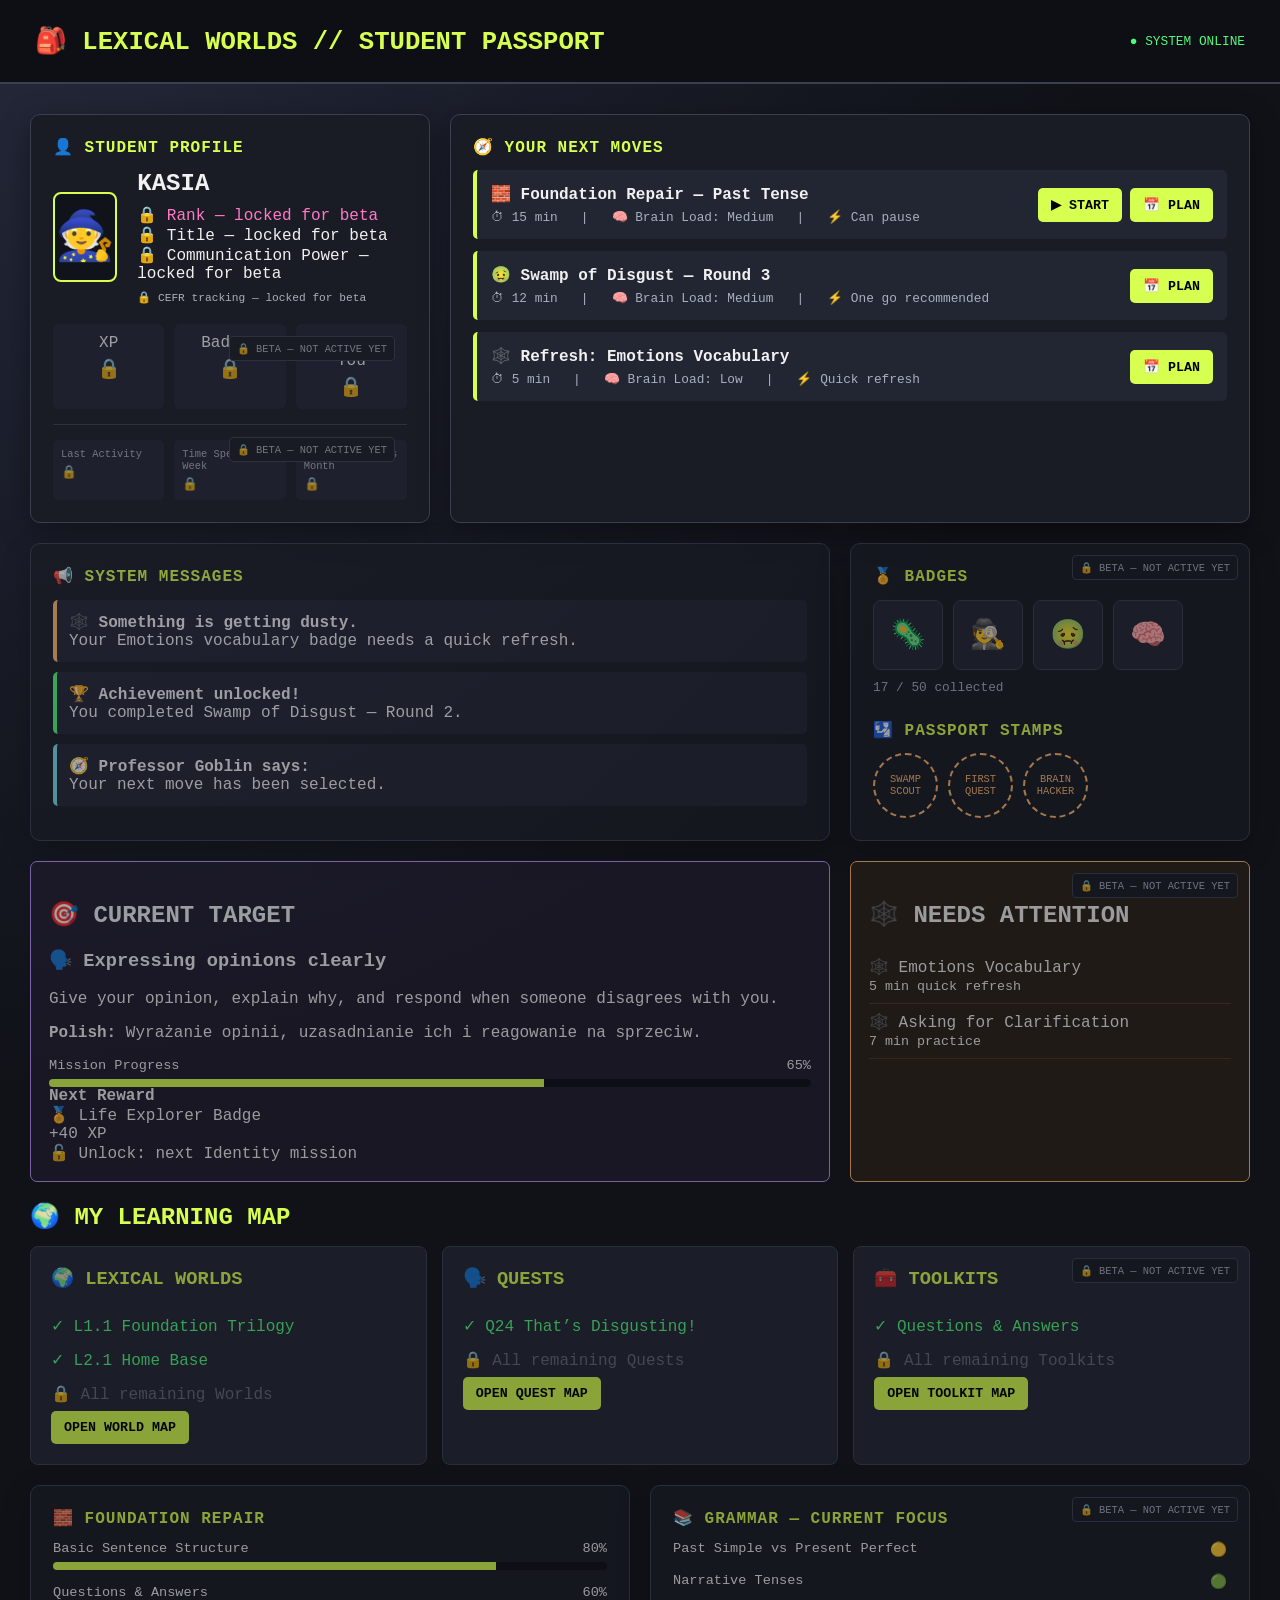
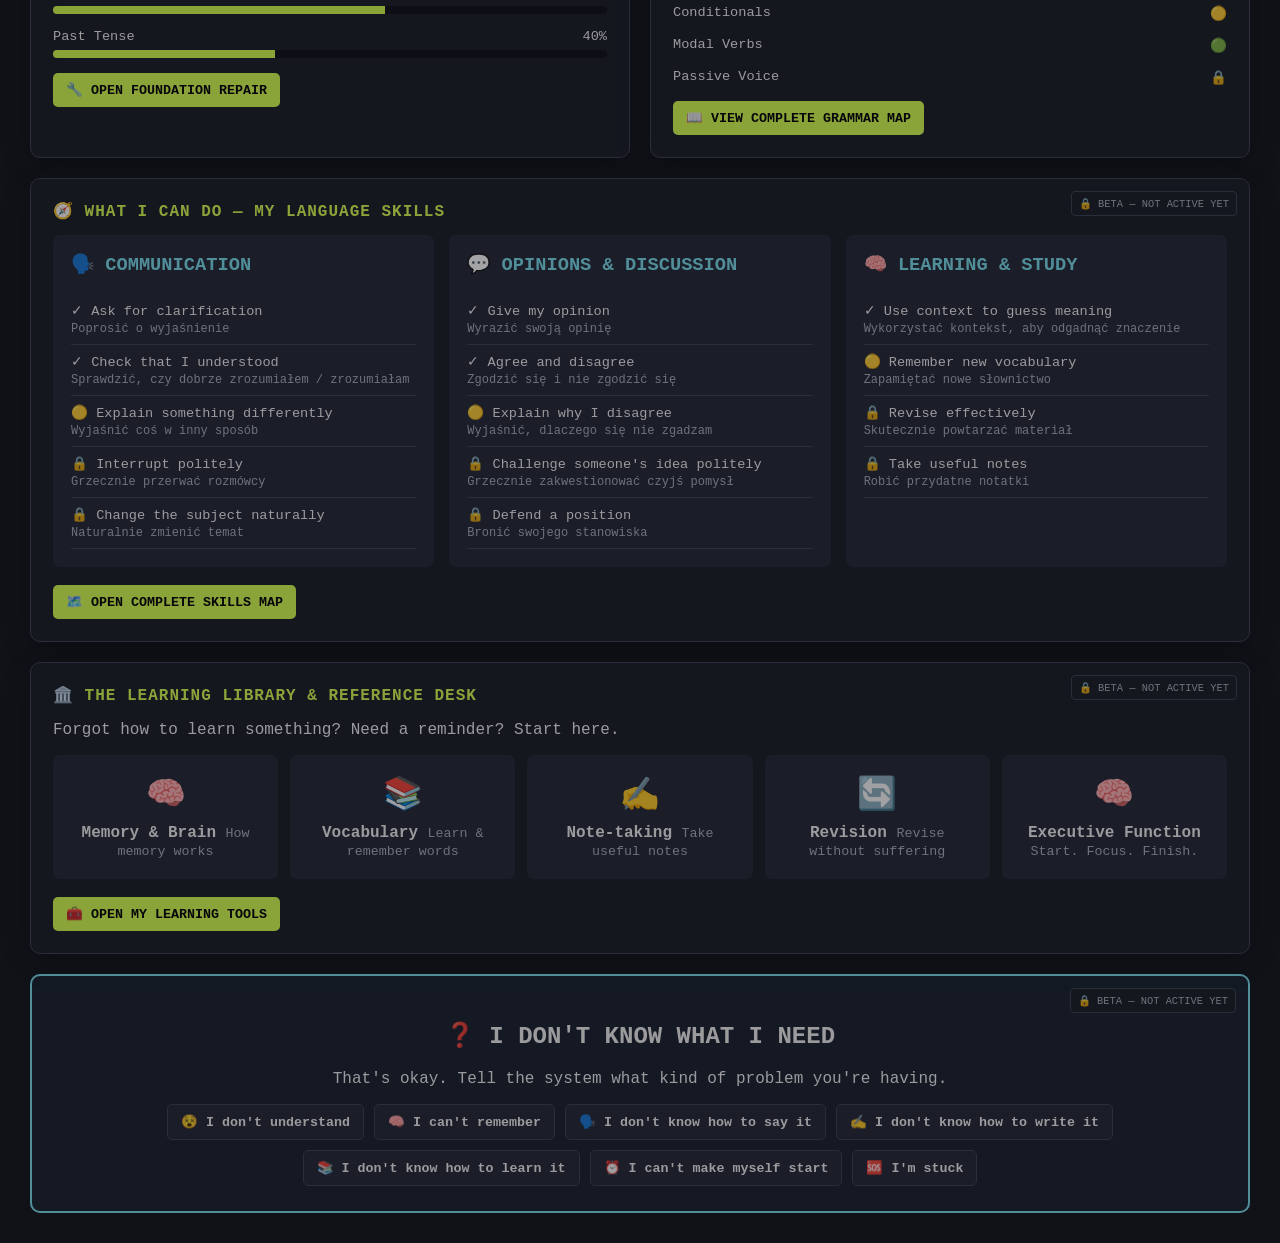
<file: Index.html>
<!DOCTYPE html>
<html lang="en">
<head>
<meta charset="UTF-8">
<meta name="viewport" content="width=device-width, initial-scale=1.0">

<link rel="stylesheet" href="css/style.css">
<title>Lexical Worlds — Student Passport</title>


</head>

<body>

<header>

    <div class="logo">
        🎒 LEXICAL WORLDS // STUDENT PASSPORT
    </div>

    <div class="system-status">
        ● SYSTEM ONLINE
    </div>

</header>


<main class="container">


<!-- =====================================================
     PROFILE + NEXT MOVES
===================================================== -->

<section class="top-grid">


<div class="panel">

    <h2>👤 STUDENT PROFILE</h2>
<div class="profile">

    <div class="avatar" id="student-avatar">
        🧙
    </div>

    <div class="profile-info">

        <h1 id="student-name">Loading...</h1>

        <div class="rank" id="student-rank">
            Rank: —
        </div>

        <div id="student-title">
            Title: —
        </div>

        <div id="student-communication-power">
            Communication Power: —
        </div>

        <div class="profile-cefr" id="student-cefr">
            CEFR: —
        </div>

    </div>

</div>

<div class="stats beta-locked">

    <div class="stat">
        XP
        <span class="stat-value" id="student-xp">0</span>
    </div>

    <div class="stat">
        Badges
        <span class="stat-value" id="student-badges">0</span>
    </div>

    <div class="stat">
        Future You
        <span class="stat-value" id="student-future-you">0</span>
    </div>

</div>
<div class="activity-stats beta-locked">

    <div>
        <span>Last Activity</span>
        <strong id="last-activity">—</strong>
    </div>

    <div>
        <span>Time Spent This Week</span>
        <strong id="week-time">—</strong>
    </div>

    <div>
        <span>Time Spent This Month</span>
        <strong id="month-time">—</strong>
    </div>

</div>

</div>



<div class="panel">

    <h2>🧭 YOUR NEXT MOVES</h2>

    <div class="next-moves">


        <div class="move">

            <div>

                <div class="move-title">
                    🧱 Foundation Repair — Past Tense
                </div>

                <div class="move-meta">
                    ⏱ 15 min &nbsp; | &nbsp;
                    🧠 Brain Load: Medium &nbsp; | &nbsp;
                    ⚡ Can pause
                </div>

            </div>

           <div class="move-actions">

    <button class="start-button"
            onclick="startMission('Foundation Repair — Past Tense')">
        ▶ START
    </button>

    <button data-calendar>
        📅 PLAN
    </button>

</div>

        </div>



        <div class="move">

            <div>

                <div class="move-title">
                    🤢 Swamp of Disgust — Round 3
                </div>

                <div class="move-meta">
                    ⏱ 12 min &nbsp; | &nbsp;
                    🧠 Brain Load: Medium &nbsp; | &nbsp;
                    ⚡ One go recommended
                </div>

            </div>

            <button data-calendar>
                📅 PLAN
            </button>

        </div>



        <div class="move">

            <div>

                <div class="move-title">
                    🕸️ Refresh: Emotions Vocabulary
                </div>

                <div class="move-meta">
                    ⏱ 5 min &nbsp; | &nbsp;
                    🧠 Brain Load: Low &nbsp; | &nbsp;
                    ⚡ Quick refresh
                </div>

            </div>

            <button data-calendar>
                📅 PLAN
            </button>

        </div>


    </div>

</div>

</section>



<!-- =====================================================
     SYSTEM MESSAGES + BADGES/STAMPS
===================================================== -->

<section class="two-column beta-locked">


<div class="panel">

    <h2>📢 SYSTEM MESSAGES</h2>

    <div class="message warning">
        🕸️ <strong>Something is getting dusty.</strong><br>
        Your Emotions vocabulary badge needs a quick refresh.
    </div>

    <div class="message success">
        🏆 <strong>Achievement unlocked!</strong><br>
        You completed Swamp of Disgust — Round 2.
    </div>

    <div class="message info">
        🧭 <strong>Professor Goblin says:</strong><br>
        Your next move has been selected.
    </div>

</div>



<div class="panel">

    <h2>🏅 BADGES</h2>

    <div class="badges">

        <div class="badge">🦠</div>
        <div class="badge">🕵️</div>
        <div class="badge">🤢</div>
        <div class="badge">🧠</div>

    </div>

    <div class="badge-count">
        17 / 50 collected
    </div>

    <h2 style="margin-top:25px;">🛂 PASSPORT STAMPS</h2>

    <div class="stamps">

        <div class="stamp">
            SWAMP<br>SCOUT
        </div>

        <div class="stamp">
            FIRST<br>QUEST
        </div>

        <div class="stamp">
            BRAIN<br>HACKER
        </div>

    </div>

</div>

</section>



<!-- =====================================================
     CURRENT TARGET + ATTENTION
===================================================== -->

<section class="target-grid beta-locked">


<div class="target">

    <h2>🎯 CURRENT TARGET</h2>

    <h3>
        🗣️ Expressing opinions clearly
    </h3>

    <p>
        Give your opinion, explain why, and respond
        when someone disagrees with you.
    </p>

    <p>
        <strong>Polish:</strong>
        Wyrażanie opinii, uzasadnianie ich
        i reagowanie na sprzeciw.
    </p>

    <div class="mission-progress">

        <div class="progress-header">
            <span>Mission Progress</span>
            <span id="mission-progress-value">65%</span>
        </div>

        <div class="progress-bar">
            <div
                class="progress-fill"
                id="mission-progress-fill"
                style="width:65%">
            </div>
        </div>

    </div>

    <div class="next-reward">

        <strong>Next Reward</strong>

        <div>🏅 <span id="reward-badge">Life Explorer Badge</span></div>

        <div>+<span id="reward-xp">40</span> XP</div>

        <div>
            🔓 Unlock:
            <span id="reward-unlock">
                next Identity mission
            </span>
        </div>

    </div>

</div>



<div class="attention">

    <h2>🕸️ NEEDS ATTENTION</h2>

    <div class="attention-item">
        🕸️ Emotions Vocabulary
        <br>
        <small>5 min quick refresh</small>
    </div>

    <div class="attention-item">
        🕸️ Asking for Clarification
        <br>
        <small>7 min practice</small>
    </div>

</div>

</section>



<!-- =====================================================
     LEARNING MAP
===================================================== -->

<h2 class="section-title">
    🌍 MY LEARNING MAP
</h2>


<section class="learning-map beta-locked">
<div class="map-card"><h3>🌍 LEXICAL WORLDS</h3><div class="map-item completed">✓ L1.1 Foundation Trilogy</div><div class="map-item completed">✓ L2.1 Home Base</div><div class="map-item locked">🔒 All remaining Worlds</div><button onclick="openMap()">OPEN WORLD MAP</button></div>
<div class="map-card"><h3>🗣️ QUESTS</h3><div class="map-item completed">✓ Q24 That’s Disgusting!</div><div class="map-item locked">🔒 All remaining Quests</div><button onclick="openQuests()">OPEN QUEST MAP</button></div>
<div class="map-card"><h3>🧰 TOOLKITS</h3><div class="map-item completed">✓ Questions & Answers</div><div class="map-item locked">🔒 All remaining Toolkits</div><button onclick="openToolkits()">OPEN TOOLKIT MAP</button></div>
</section>


<!-- =====================================================
     FOUNDATION + GRAMMAR
===================================================== -->

<section class="foundation-grammar beta-locked">


<div class="panel">

    <h2>🧱 FOUNDATION REPAIR</h2>

    <div class="progress-item">

        <div class="progress-header">
            Basic Sentence Structure
            <span>80%</span>
        </div>

        <div class="progress-bar">
            <div class="progress-fill" style="width:80%"></div>
        </div>

    </div>


    <div class="progress-item">

        <div class="progress-header">
            Questions & Answers
            <span>60%</span>
        </div>

        <div class="progress-bar">
            <div class="progress-fill" style="width:60%"></div>
        </div>

    </div>


    <div class="progress-item">

        <div class="progress-header">
            Past Tense
            <span>40%</span>
        </div>

        <div class="progress-bar">
            <div class="progress-fill" style="width:40%"></div>
        </div>

    </div>


    <button onclick="openFoundation()">
        🔧 OPEN FOUNDATION REPAIR
    </button>

</div>



<div class="panel">

    <h2>📚 GRAMMAR — CURRENT FOCUS</h2>

    <div class="progress-item">

        <div class="progress-header">
            Past Simple vs Present Perfect
            <span>🟡</span>
        </div>

    </div>

    <div class="progress-item">

        <div class="progress-header">
            Narrative Tenses
            <span>🟢</span>
        </div>

    </div>

    <div class="progress-item">

        <div class="progress-header">
            Conditionals
            <span>🟡</span>
        </div>

    </div>

    <div class="progress-item">

        <div class="progress-header">
            Modal Verbs
            <span>🟢</span>
        </div>

    </div>

    <div class="progress-item">

        <div class="progress-header">
            Passive Voice
            <span>🔒</span>
        </div>

    </div>


    <button onclick="openGrammarMap()">
        📖 VIEW COMPLETE GRAMMAR MAP
    </button>

</div>

</section>



<!-- =====================================================
     SKILLS
===================================================== -->

<div class="panel beta-locked">

    <h2>🧭 WHAT I CAN DO — MY LANGUAGE SKILLS</h2>

    <section class="skills-grid">


        <div class="skill-category">

            <h3>🗣️ COMMUNICATION</h3>

            <div class="skill">
                ✓ Ask for clarification
                <span>Poprosić o wyjaśnienie</span>
            </div>

            <div class="skill">
                ✓ Check that I understood
                <span>Sprawdzić, czy dobrze zrozumiałem / zrozumiałam</span>
            </div>

            <div class="skill">
                🟡 Explain something differently
                <span>Wyjaśnić coś w inny sposób</span>
            </div>

            <div class="skill">
                🔒 Interrupt politely
                <span>Grzecznie przerwać rozmówcy</span>
            </div>

            <div class="skill">
                🔒 Change the subject naturally
                <span>Naturalnie zmienić temat</span>
            </div>

        </div>



        <div class="skill-category">

            <h3>💬 OPINIONS & DISCUSSION</h3>

            <div class="skill">
                ✓ Give my opinion
                <span>Wyrazić swoją opinię</span>
            </div>

            <div class="skill">
                ✓ Agree and disagree
                <span>Zgodzić się i nie zgodzić się</span>
            </div>

            <div class="skill">
                🟡 Explain why I disagree
                <span>Wyjaśnić, dlaczego się nie zgadzam</span>
            </div>

            <div class="skill">
                🔒 Challenge someone's idea politely
                <span>Grzecznie zakwestionować czyjś pomysł</span>
            </div>

            <div class="skill">
                🔒 Defend a position
                <span>Bronić swojego stanowiska</span>
            </div>

        </div>



        <div class="skill-category">

            <h3>🧠 LEARNING & STUDY</h3>

            <div class="skill">
                ✓ Use context to guess meaning
                <span>Wykorzystać kontekst, aby odgadnąć znaczenie</span>
            </div>

            <div class="skill">
                🟡 Remember new vocabulary
                <span>Zapamiętać nowe słownictwo</span>
            </div>

            <div class="skill">
                🔒 Revise effectively
                <span>Skutecznie powtarzać materiał</span>
            </div>

            <div class="skill">
                🔒 Take useful notes
                <span>Robić przydatne notatki</span>
            </div>

        </div>


    </section>

    <br>

    <button onclick="openSkillsMap()">
        🗺️ OPEN COMPLETE SKILLS MAP
    </button>

</div>



<!-- =====================================================
     LEARNING LIBRARY
===================================================== -->

<section class="panel library beta-locked">

    <h2>🏛️ THE LEARNING LIBRARY & REFERENCE DESK</h2>

    <p>
        Forgot how to learn something?
        Need a reminder?
        Start here.
    </p>


    <div class="library-grid">


        <div class="library-card" onclick="openLibrary('memory')">

            <span class="library-icon">🧠</span>

            <strong>Memory & Brain</strong>

            <small>
                How memory works
            </small>

        </div>


        <div class="library-card" onclick="openLibrary('vocabulary')">

            <span class="library-icon">📚</span>

            <strong>Vocabulary</strong>

            <small>
                Learn & remember words
            </small>

        </div>


        <div class="library-card" onclick="openLibrary('notes')">

            <span class="library-icon">✍️</span>

            <strong>Note-taking</strong>

            <small>
                Take useful notes
            </small>

        </div>


        <div class="library-card" onclick="openLibrary('revision')">

            <span class="library-icon">🔄</span>

            <strong>Revision</strong>

            <small>
                Revise without suffering
            </small>

        </div>


        <div class="library-card" onclick="openLibrary('executive')">

            <span class="library-icon">🧠</span>

            <strong>Executive Function</strong>

            <small>
                Start. Focus. Finish.
            </small>

        </div>


    </div>


    <br>


    <button onclick="openTools()">
        🧰 OPEN MY LEARNING TOOLS
    </button>

</section>



<!-- =====================================================
     I DON'T KNOW WHAT I NEED
===================================================== -->

<section class="help-desk beta-locked">

    <h2>❓ I DON'T KNOW WHAT I NEED</h2>

    <p>
        That's okay. Tell the system what kind of problem you're having.
    </p>


    <div class="help-options">

        <button onclick="help('understand')">
            😵 I don't understand
        </button>

        <button onclick="help('remember')">
            🧠 I can't remember
        </button>

        <button onclick="help('say')">
            🗣️ I don't know how to say it
        </button>

        <button onclick="help('write')">
            ✍️ I don't know how to write it
        </button>

        <button onclick="help('learn')">
            📚 I don't know how to learn it
        </button>

        <button onclick="help('start')">
            ⏰ I can't make myself start
        </button>

        <button onclick="help('stuck')">
            🆘 I'm stuck
        </button>

    </div>

</section>


</main>



<script src="js/student-data.js"></script>
<script src="js/calendar.js"></script>
<script src="js/passport.js"></script>
<script src="js/app.js"></script>


</body>
</html>
</file>
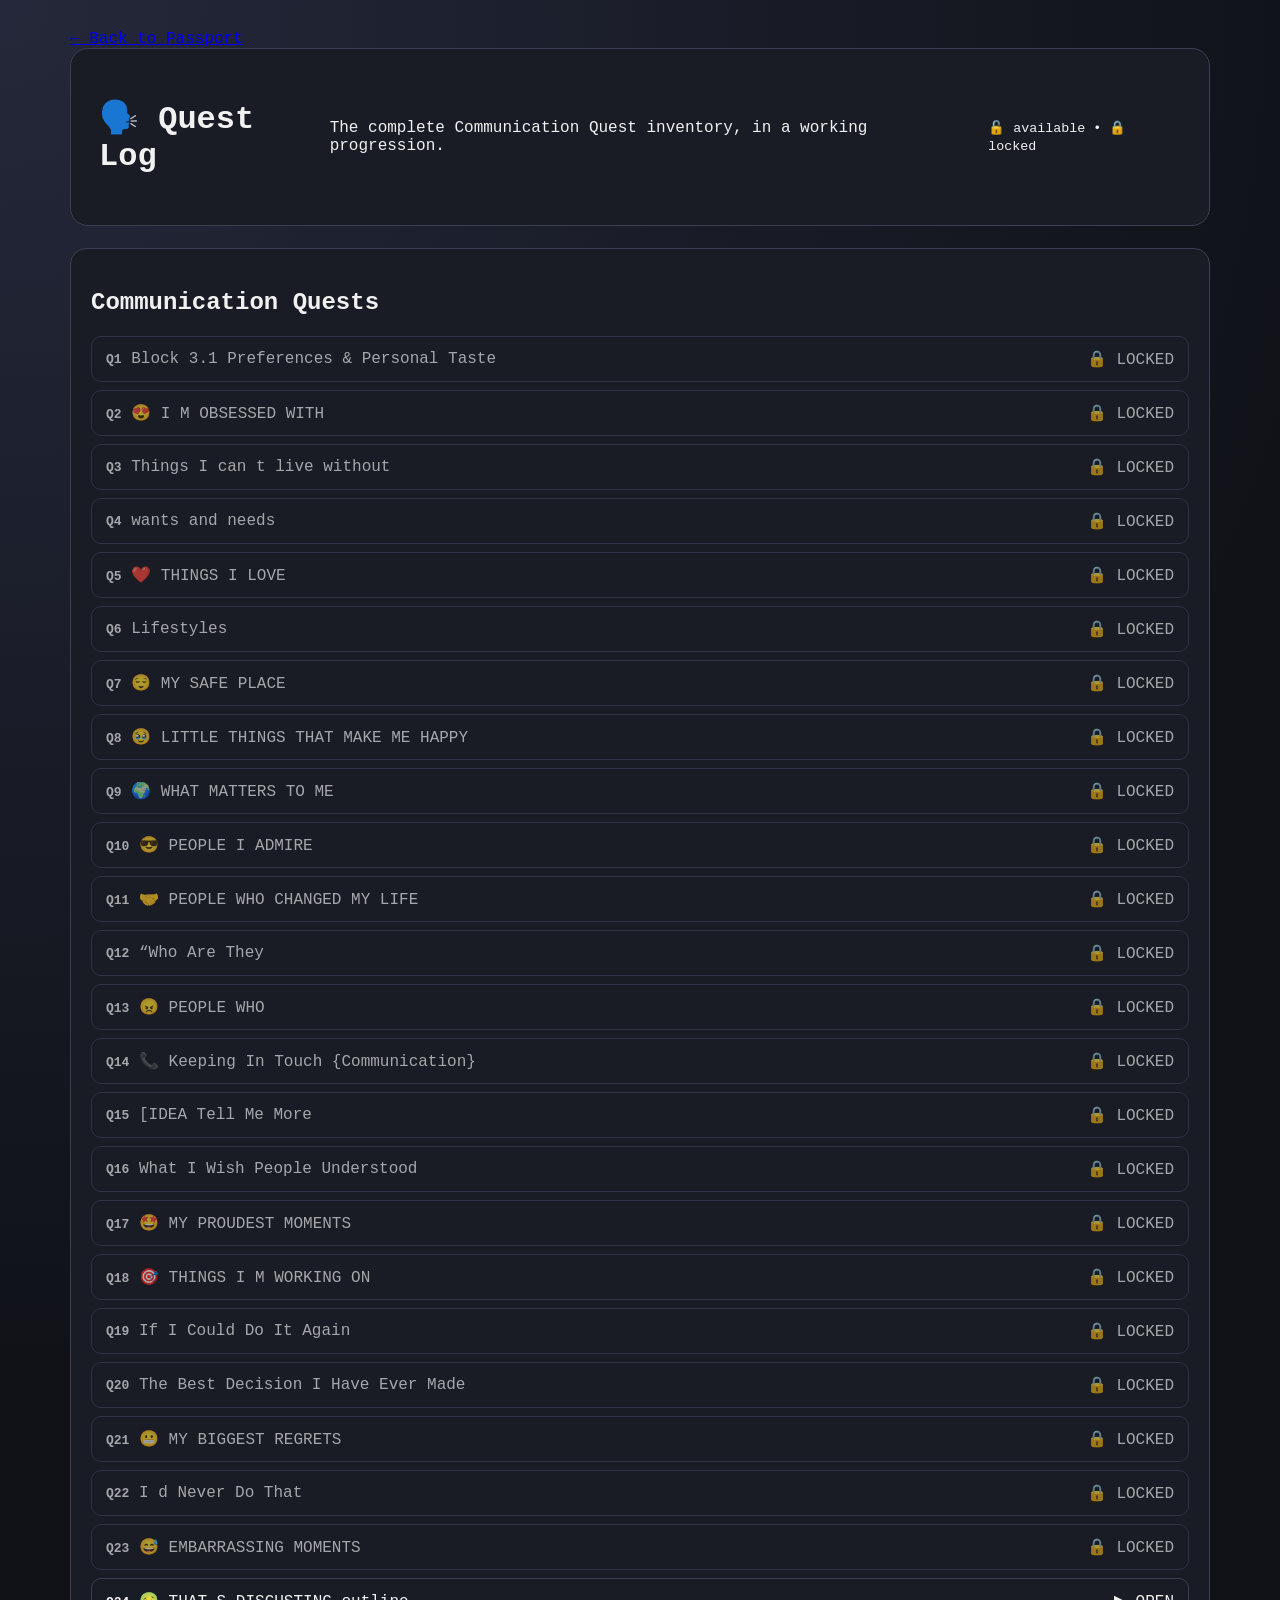
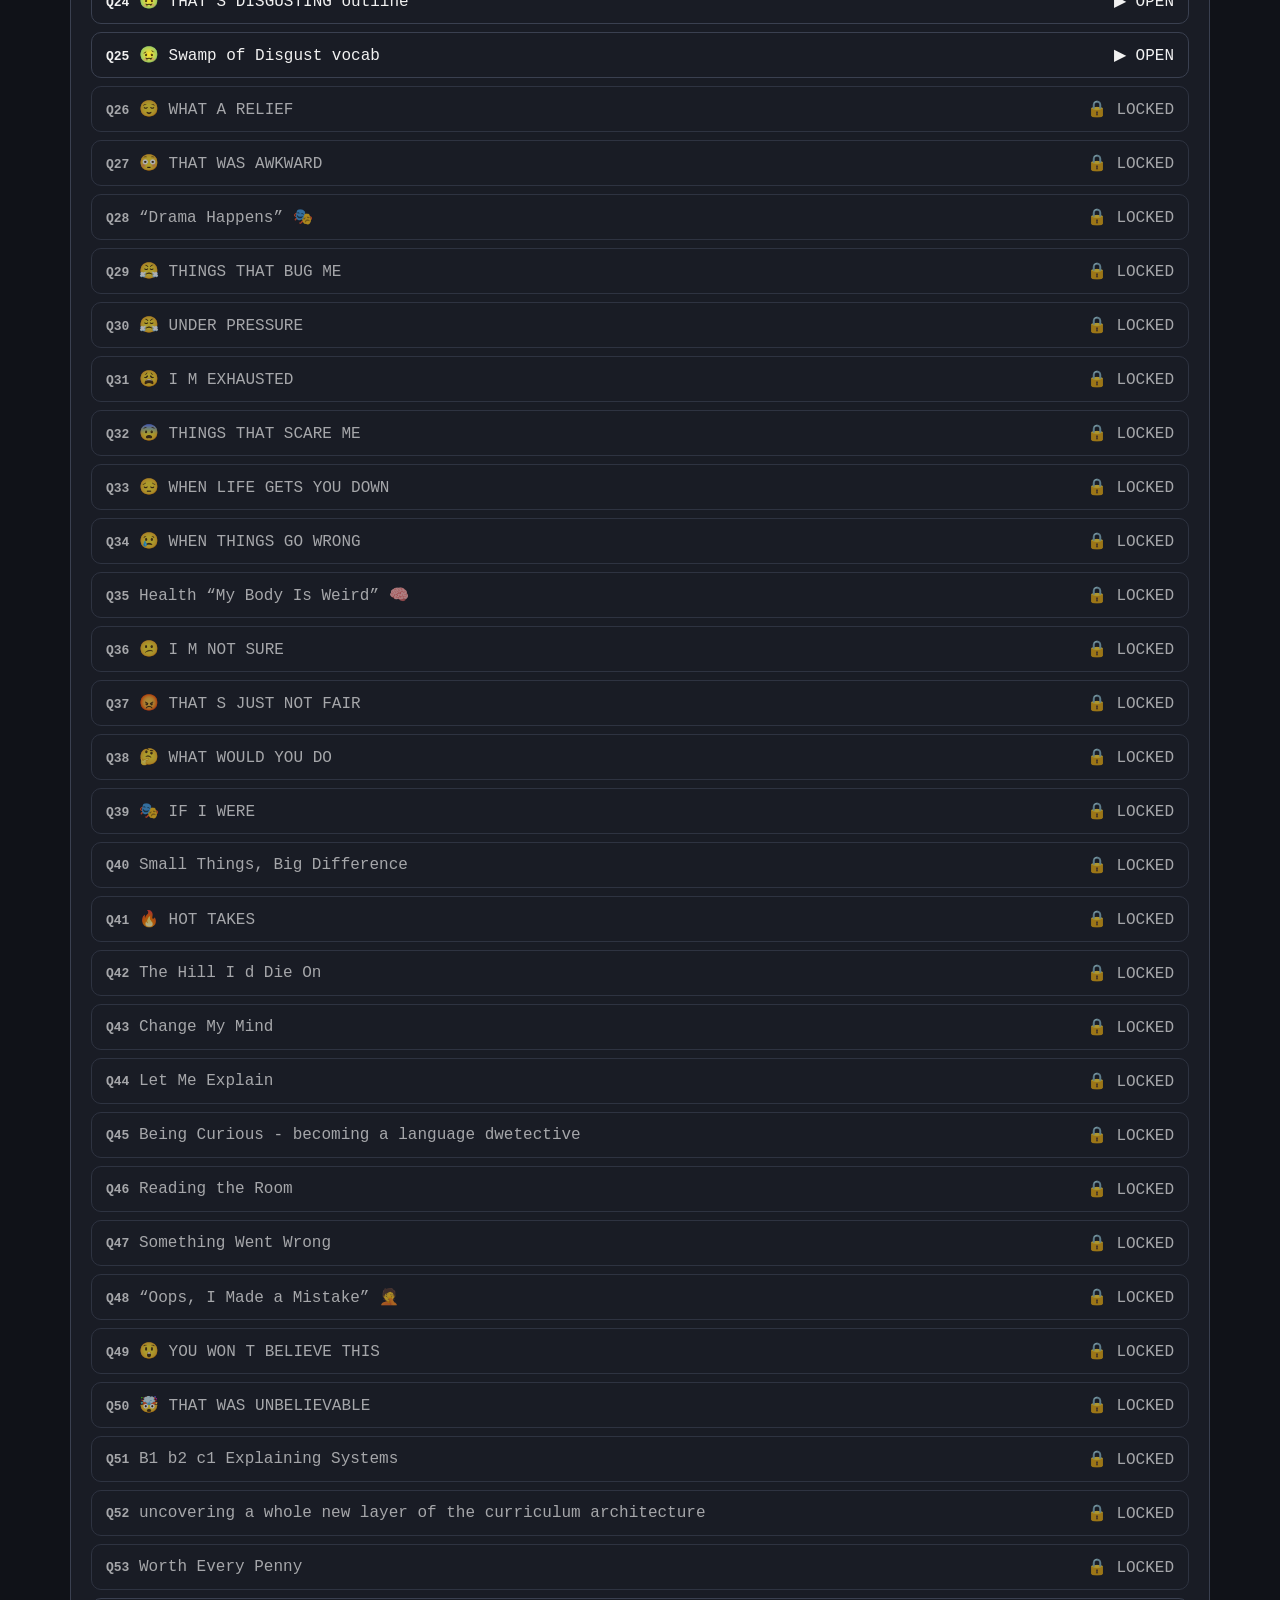
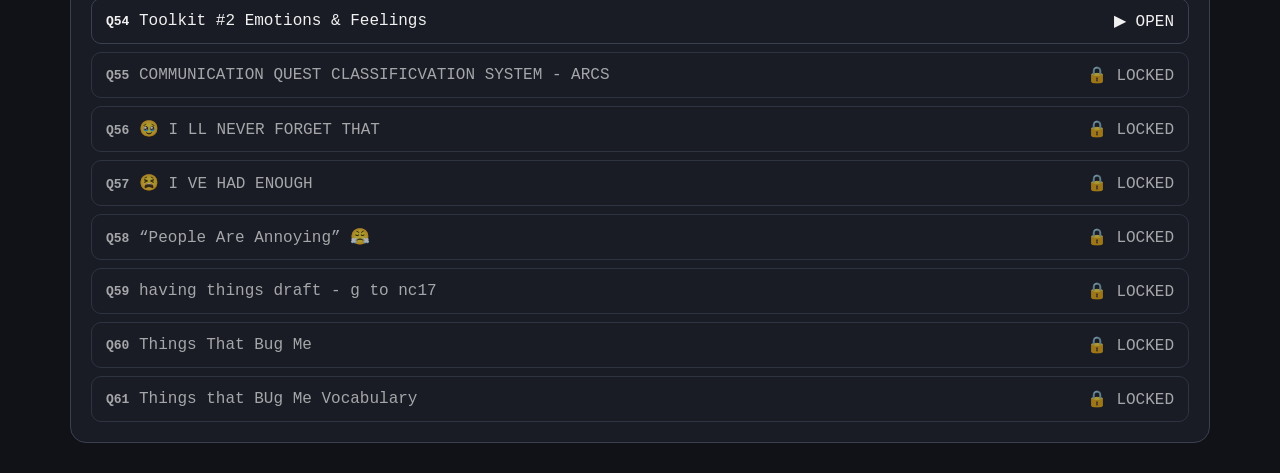
<file: maps/quests.html>
<!doctype html><html lang="en"><head><meta charset="UTF-8"><meta name="viewport" content="width=device-width,initial-scale=1"><title>🗣️ Quest Log</title><link rel="stylesheet" href="../css/style.css"><style>body{max-width:1200px;margin:auto;padding:30px}.map-header{background:var(--panel,#191c25);border:1px solid var(--border,#3a4050);padding:28px;border-radius:18px;margin-bottom:22px}.map-grid{display:grid;gap:18px}.map-card{background:var(--panel,#191c25);border:1px solid var(--border,#3a4050);padding:20px;border-radius:16px}.module-list{display:grid;gap:8px}.module-list a,.module-list div{display:flex;justify-content:space-between;gap:15px;align-items:center;padding:12px 14px;border:1px solid var(--border,#3a4050);border-radius:10px;text-decoration:none;color:inherit}.locked{opacity:.65}strong{font-family:monospace}</style></head><body><a href="../Index.html">← Back to Passport</a><header class="map-header"><h1>🗣️ Quest Log</h1><p>The complete Communication Quest inventory, in a working progression.</p><p><small>🔓 available • 🔒 locked</small></p></header><main class="map-grid"><section class="map-card"><h2>Communication Quests</h2><div class="module-list"><div class="map-item locked"><span><strong>Q1</strong> Block 3.1 Preferences &amp; Personal Taste</span><span>🔒 LOCKED</span></div><div class="map-item locked"><span><strong>Q2</strong> 😍 I M OBSESSED WITH</span><span>🔒 LOCKED</span></div><div class="map-item locked"><span><strong>Q3</strong> Things I can t live without</span><span>🔒 LOCKED</span></div><div class="map-item locked"><span><strong>Q4</strong> wants and needs</span><span>🔒 LOCKED</span></div><div class="map-item locked"><span><strong>Q5</strong> ❤️ THINGS I LOVE</span><span>🔒 LOCKED</span></div><div class="map-item locked"><span><strong>Q6</strong> Lifestyles</span><span>🔒 LOCKED</span></div><div class="map-item locked"><span><strong>Q7</strong> 😌 MY SAFE PLACE</span><span>🔒 LOCKED</span></div><div class="map-item locked"><span><strong>Q8</strong> 🥹 LITTLE THINGS THAT MAKE ME HAPPY</span><span>🔒 LOCKED</span></div><div class="map-item locked"><span><strong>Q9</strong> 🌍 WHAT MATTERS TO ME</span><span>🔒 LOCKED</span></div><div class="map-item locked"><span><strong>Q10</strong> 😎 PEOPLE I ADMIRE</span><span>🔒 LOCKED</span></div><div class="map-item locked"><span><strong>Q11</strong> 🤝 PEOPLE WHO CHANGED MY LIFE</span><span>🔒 LOCKED</span></div><div class="map-item locked"><span><strong>Q12</strong> “Who Are They</span><span>🔒 LOCKED</span></div><div class="map-item locked"><span><strong>Q13</strong> 😠 PEOPLE WHO</span><span>🔒 LOCKED</span></div><div class="map-item locked"><span><strong>Q14</strong> 📞 Keeping In Touch {Communication}</span><span>🔒 LOCKED</span></div><div class="map-item locked"><span><strong>Q15</strong> [IDEA Tell Me More</span><span>🔒 LOCKED</span></div><div class="map-item locked"><span><strong>Q16</strong> What I Wish People Understood</span><span>🔒 LOCKED</span></div><div class="map-item locked"><span><strong>Q17</strong> 🤩 MY PROUDEST MOMENTS</span><span>🔒 LOCKED</span></div><div class="map-item locked"><span><strong>Q18</strong> 🎯 THINGS I M WORKING ON</span><span>🔒 LOCKED</span></div><div class="map-item locked"><span><strong>Q19</strong> If I Could Do It Again</span><span>🔒 LOCKED</span></div><div class="map-item locked"><span><strong>Q20</strong> The Best Decision I Have Ever Made</span><span>🔒 LOCKED</span></div><div class="map-item locked"><span><strong>Q21</strong> 😬 MY BIGGEST REGRETS</span><span>🔒 LOCKED</span></div><div class="map-item locked"><span><strong>Q22</strong> I d Never Do That</span><span>🔒 LOCKED</span></div><div class="map-item locked"><span><strong>Q23</strong> 😅 EMBARRASSING MOMENTS</span><span>🔒 LOCKED</span></div><a class="map-item available" href="../modules/quests/swamp-of-disgust/index.html"><span><strong>Q24</strong> 🤢 THAT S DISGUSTING outline</span><span>▶ OPEN</span></a><a class="map-item available" href="../modules/quests/swamp-of-disgust/index.html"><span><strong>Q25</strong> 🤢 Swamp of Disgust vocab</span><span>▶ OPEN</span></a><div class="map-item locked"><span><strong>Q26</strong> 😌 WHAT A RELIEF</span><span>🔒 LOCKED</span></div><div class="map-item locked"><span><strong>Q27</strong> 😳 THAT WAS AWKWARD</span><span>🔒 LOCKED</span></div><div class="map-item locked"><span><strong>Q28</strong> “Drama Happens” 🎭</span><span>🔒 LOCKED</span></div><div class="map-item locked"><span><strong>Q29</strong> 😤 THINGS THAT BUG ME</span><span>🔒 LOCKED</span></div><div class="map-item locked"><span><strong>Q30</strong> 😤 UNDER PRESSURE</span><span>🔒 LOCKED</span></div><div class="map-item locked"><span><strong>Q31</strong> 😩 I M EXHAUSTED</span><span>🔒 LOCKED</span></div><div class="map-item locked"><span><strong>Q32</strong> 😨 THINGS THAT SCARE ME</span><span>🔒 LOCKED</span></div><div class="map-item locked"><span><strong>Q33</strong> 😔 WHEN LIFE GETS YOU DOWN</span><span>🔒 LOCKED</span></div><div class="map-item locked"><span><strong>Q34</strong> 😢 WHEN THINGS GO WRONG</span><span>🔒 LOCKED</span></div><div class="map-item locked"><span><strong>Q35</strong> Health “My Body Is Weird” 🧠</span><span>🔒 LOCKED</span></div><div class="map-item locked"><span><strong>Q36</strong> 😕 I M NOT SURE</span><span>🔒 LOCKED</span></div><div class="map-item locked"><span><strong>Q37</strong> 😡 THAT S JUST NOT FAIR</span><span>🔒 LOCKED</span></div><div class="map-item locked"><span><strong>Q38</strong> 🤔 WHAT WOULD YOU DO</span><span>🔒 LOCKED</span></div><div class="map-item locked"><span><strong>Q39</strong> 🎭 IF I WERE</span><span>🔒 LOCKED</span></div><div class="map-item locked"><span><strong>Q40</strong> Small Things, Big Difference</span><span>🔒 LOCKED</span></div><div class="map-item locked"><span><strong>Q41</strong> 🔥 HOT TAKES</span><span>🔒 LOCKED</span></div><div class="map-item locked"><span><strong>Q42</strong> The Hill I d Die On</span><span>🔒 LOCKED</span></div><div class="map-item locked"><span><strong>Q43</strong> Change My Mind</span><span>🔒 LOCKED</span></div><div class="map-item locked"><span><strong>Q44</strong> Let Me Explain</span><span>🔒 LOCKED</span></div><div class="map-item locked"><span><strong>Q45</strong> Being Curious - becoming a language dwetective</span><span>🔒 LOCKED</span></div><div class="map-item locked"><span><strong>Q46</strong> Reading the Room</span><span>🔒 LOCKED</span></div><div class="map-item locked"><span><strong>Q47</strong> Something Went Wrong</span><span>🔒 LOCKED</span></div><div class="map-item locked"><span><strong>Q48</strong> “Oops, I Made a Mistake” 🤦</span><span>🔒 LOCKED</span></div><div class="map-item locked"><span><strong>Q49</strong> 😲 YOU WON T BELIEVE THIS</span><span>🔒 LOCKED</span></div><div class="map-item locked"><span><strong>Q50</strong> 🤯 THAT WAS UNBELIEVABLE</span><span>🔒 LOCKED</span></div><div class="map-item locked"><span><strong>Q51</strong> B1 b2 c1 Explaining Systems</span><span>🔒 LOCKED</span></div><div class="map-item locked"><span><strong>Q52</strong> uncovering a whole new layer of the curriculum architecture</span><span>🔒 LOCKED</span></div><div class="map-item locked"><span><strong>Q53</strong> Worth Every Penny</span><span>🔒 LOCKED</span></div><a class="map-item available" href="../modules/quests/emotions-feelings/index.html"><span><strong>Q54</strong> Toolkit #2 Emotions &amp; Feelings</span><span>▶ OPEN</span></a><div class="map-item locked"><span><strong>Q55</strong> COMMUNICATION QUEST CLASSIFICVATION SYSTEM - ARCS</span><span>🔒 LOCKED</span></div><div class="map-item locked"><span><strong>Q56</strong> 🥹 I LL NEVER FORGET THAT</span><span>🔒 LOCKED</span></div><div class="map-item locked"><span><strong>Q57</strong> 😫 I VE HAD ENOUGH</span><span>🔒 LOCKED</span></div><div class="map-item locked"><span><strong>Q58</strong> “People Are Annoying” 😤</span><span>🔒 LOCKED</span></div><div class="map-item locked"><span><strong>Q59</strong> having things draft - g to nc17</span><span>🔒 LOCKED</span></div><div class="map-item locked"><span><strong>Q60</strong> Things That Bug Me</span><span>🔒 LOCKED</span></div><div class="map-item locked"><span><strong>Q61</strong> Things that BUg Me Vocabulary</span><span>🔒 LOCKED</span></div></div></section></main></body></html>
</file>
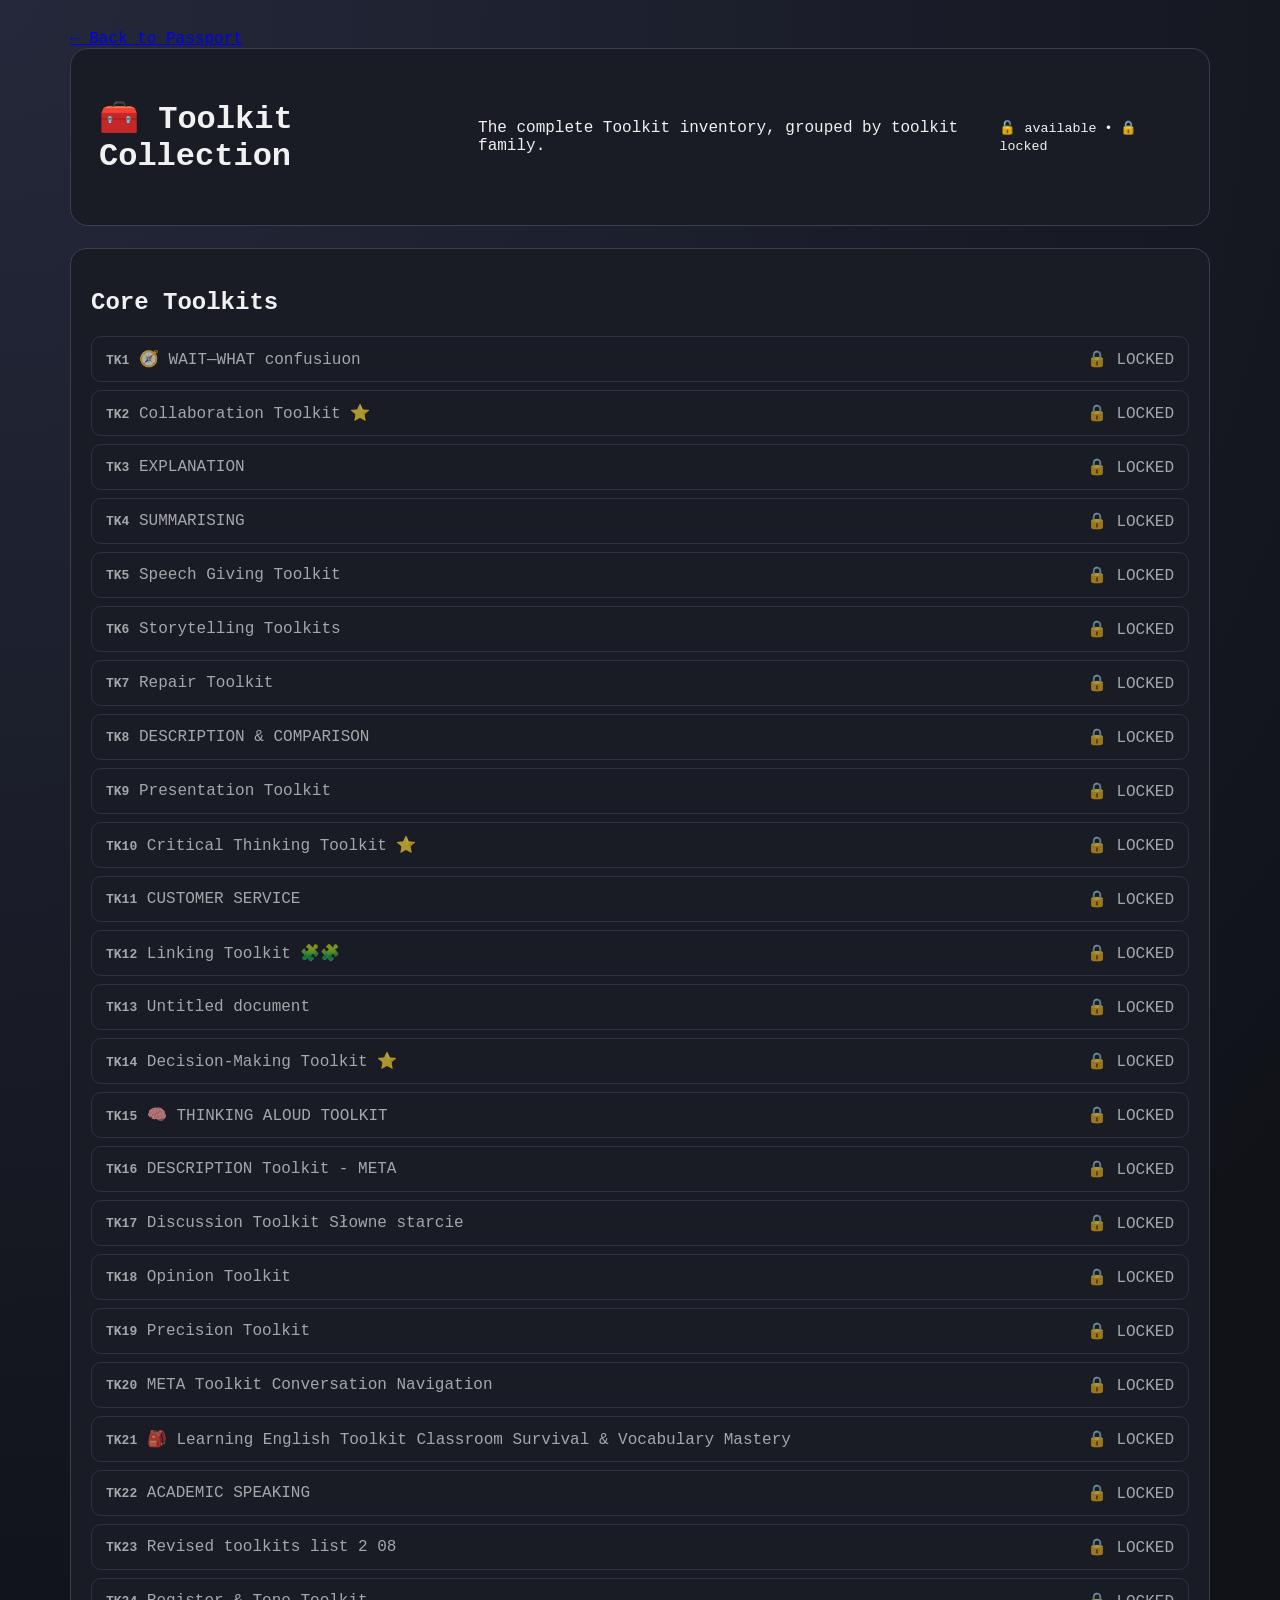
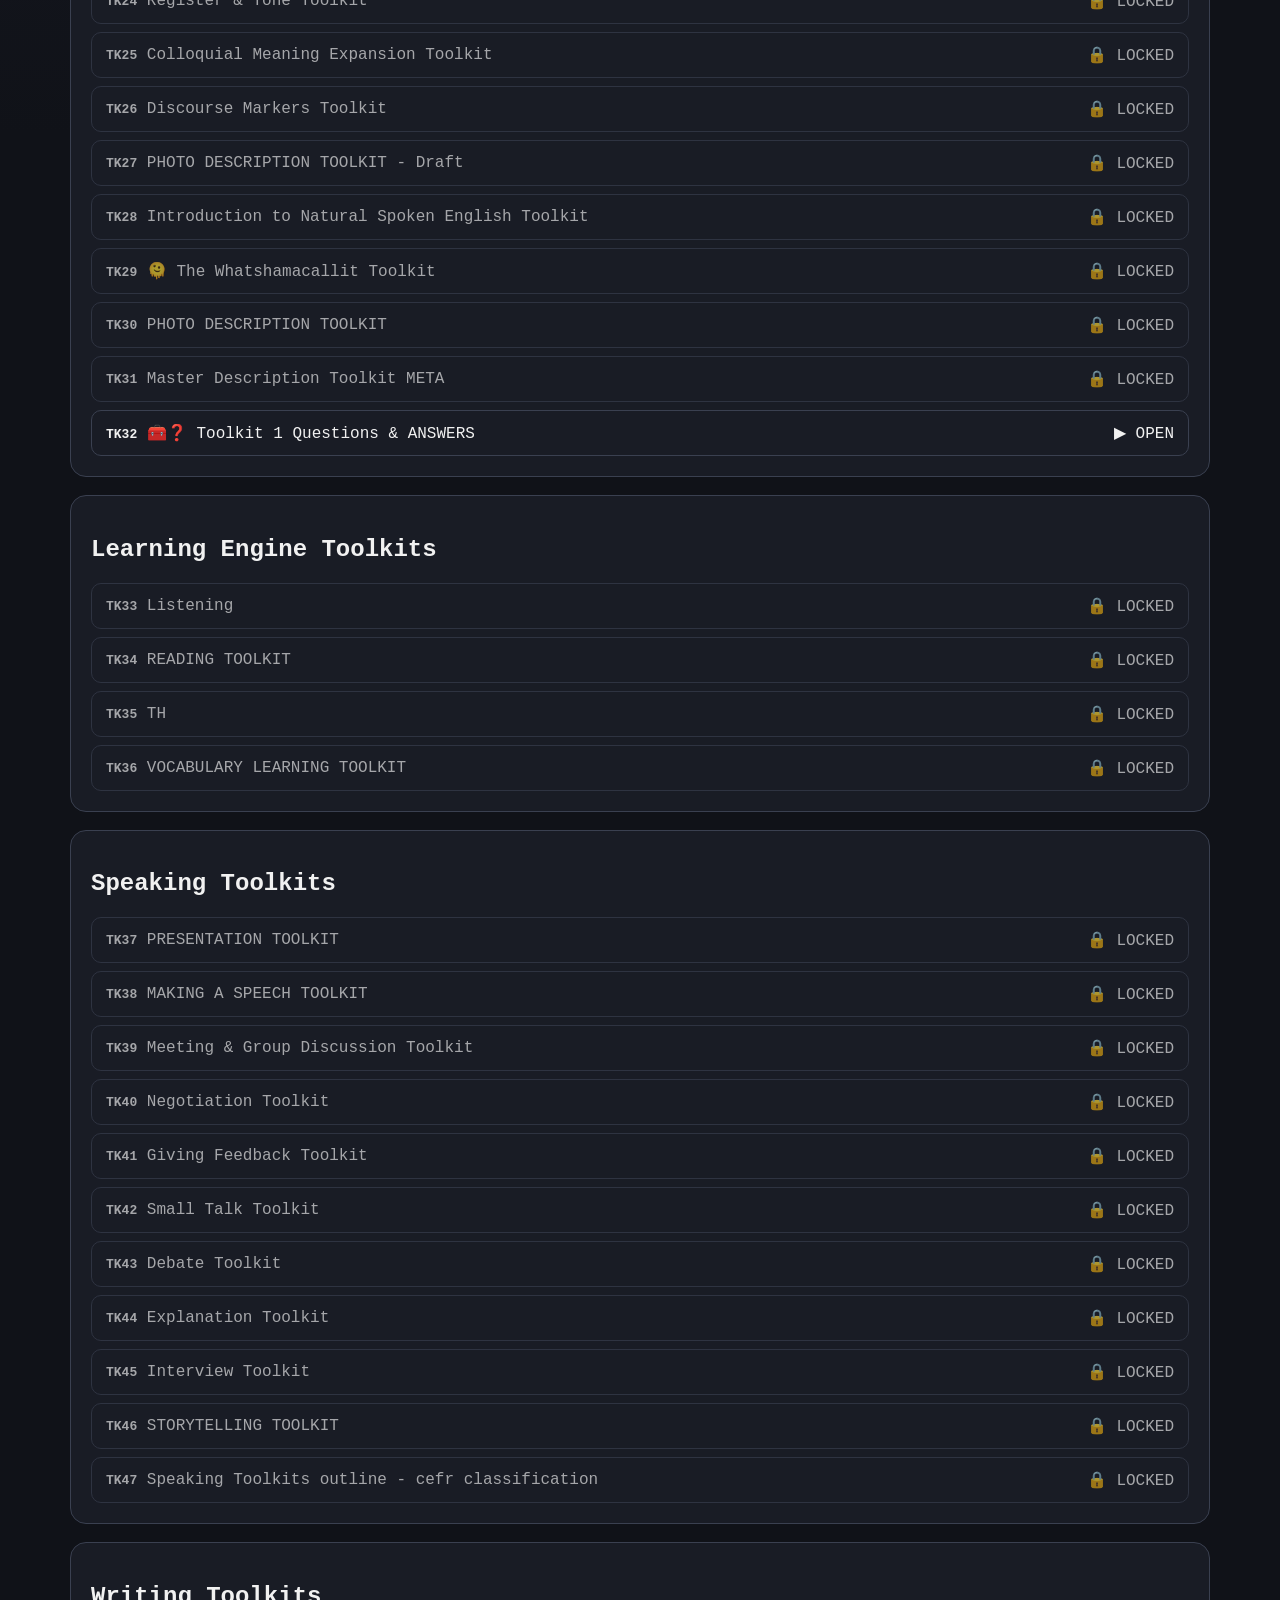
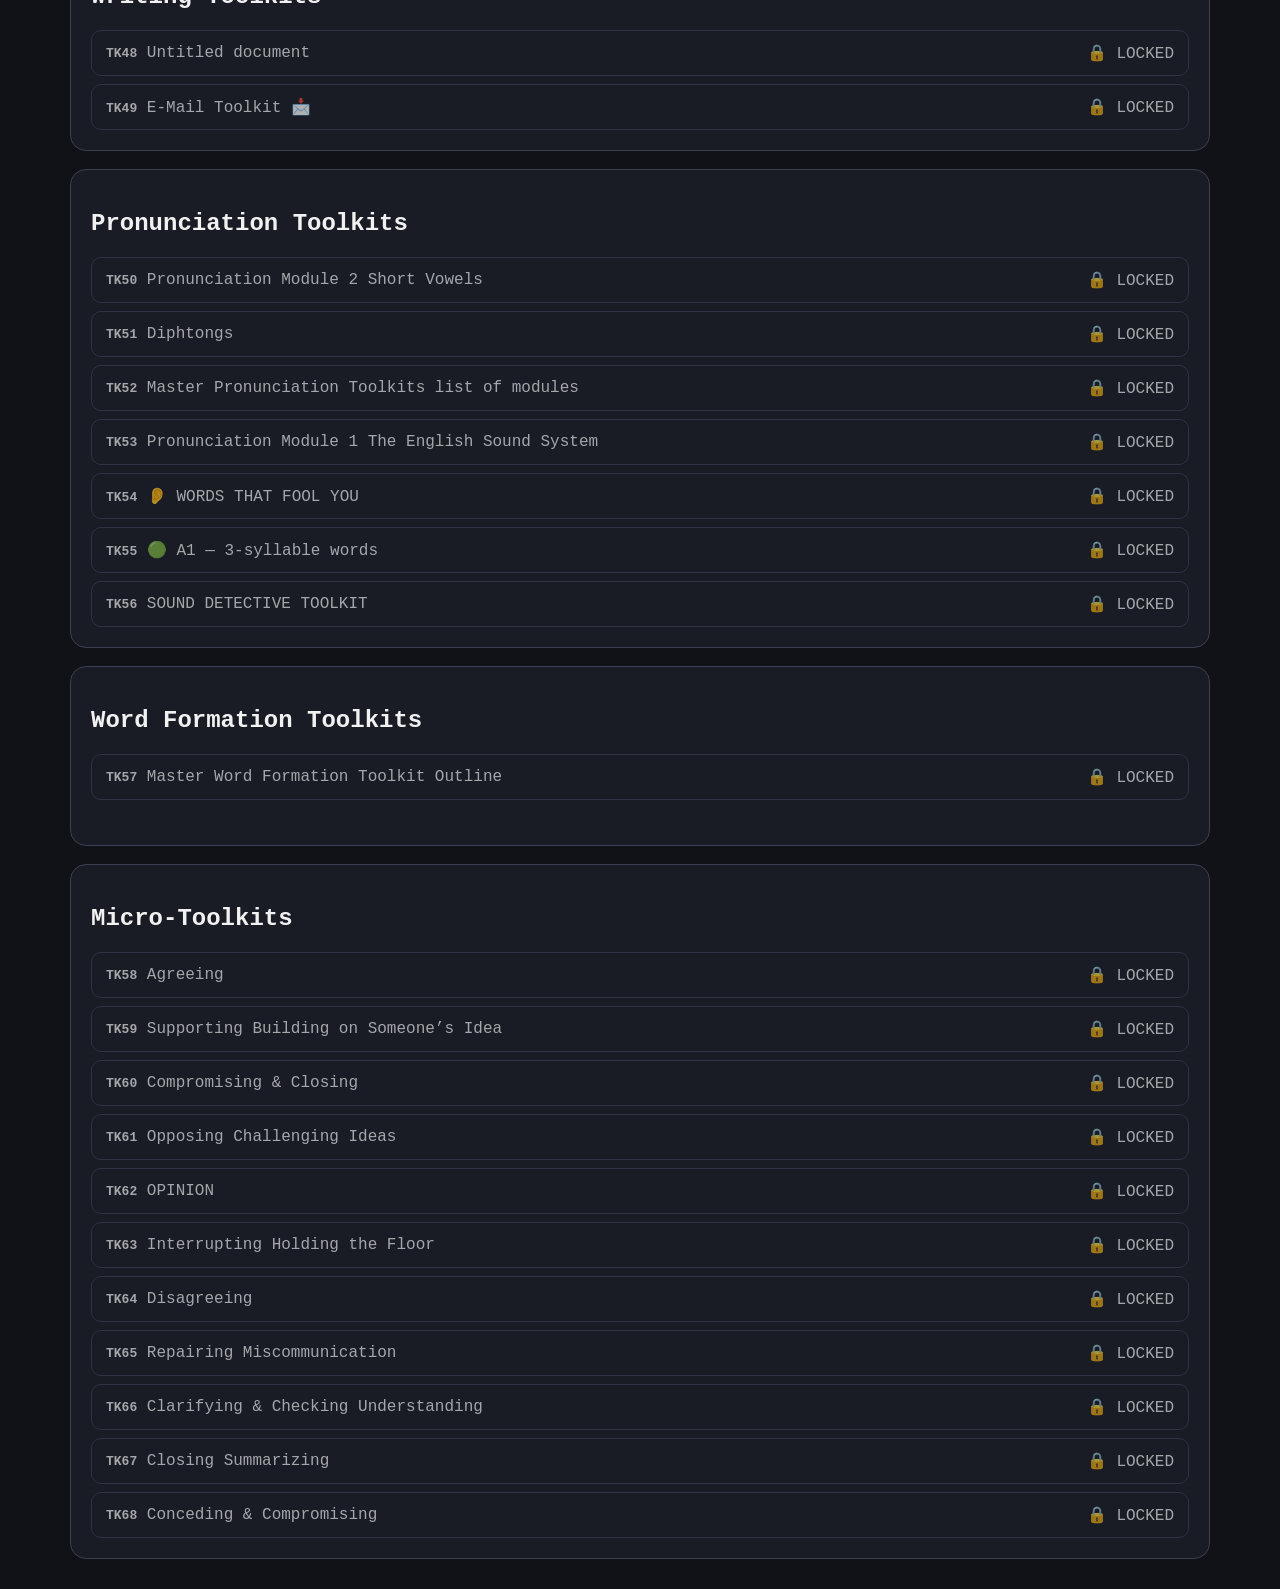
<file: maps/toolkits.html>
<!doctype html><html lang="en"><head><meta charset="UTF-8"><meta name="viewport" content="width=device-width,initial-scale=1"><title>🧰 Toolkit Collection</title><link rel="stylesheet" href="../css/style.css"><style>body{max-width:1200px;margin:auto;padding:30px}.map-header{background:var(--panel,#191c25);border:1px solid var(--border,#3a4050);padding:28px;border-radius:18px;margin-bottom:22px}.map-grid{display:grid;gap:18px}.map-card{background:var(--panel,#191c25);border:1px solid var(--border,#3a4050);padding:20px;border-radius:16px}.module-list{display:grid;gap:8px}.module-list a,.module-list div{display:flex;justify-content:space-between;gap:15px;align-items:center;padding:12px 14px;border:1px solid var(--border,#3a4050);border-radius:10px;text-decoration:none;color:inherit}.locked{opacity:.65}strong{font-family:monospace}</style></head><body><a href="../Index.html">← Back to Passport</a><header class="map-header"><h1>🧰 Toolkit Collection</h1><p>The complete Toolkit inventory, grouped by toolkit family.</p><p><small>🔓 available • 🔒 locked</small></p></header><main class="map-grid"><section class="map-card"><h2>Core Toolkits</h2><div class="module-list"><div class="map-item locked"><span><strong>TK1</strong> 🧭 WAIT—WHAT confusiuon</span><span>🔒 LOCKED</span></div><div class="map-item locked"><span><strong>TK2</strong> Collaboration Toolkit ⭐</span><span>🔒 LOCKED</span></div><div class="map-item locked"><span><strong>TK3</strong> EXPLANATION</span><span>🔒 LOCKED</span></div><div class="map-item locked"><span><strong>TK4</strong> SUMMARISING</span><span>🔒 LOCKED</span></div><div class="map-item locked"><span><strong>TK5</strong> Speech Giving Toolkit</span><span>🔒 LOCKED</span></div><div class="map-item locked"><span><strong>TK6</strong> Storytelling Toolkits</span><span>🔒 LOCKED</span></div><div class="map-item locked"><span><strong>TK7</strong> Repair Toolkit</span><span>🔒 LOCKED</span></div><div class="map-item locked"><span><strong>TK8</strong> DESCRIPTION &amp; COMPARISON</span><span>🔒 LOCKED</span></div><div class="map-item locked"><span><strong>TK9</strong> Presentation Toolkit</span><span>🔒 LOCKED</span></div><div class="map-item locked"><span><strong>TK10</strong> Critical Thinking Toolkit ⭐</span><span>🔒 LOCKED</span></div><div class="map-item locked"><span><strong>TK11</strong> CUSTOMER SERVICE</span><span>🔒 LOCKED</span></div><div class="map-item locked"><span><strong>TK12</strong> Linking Toolkit 🧩🧩</span><span>🔒 LOCKED</span></div><div class="map-item locked"><span><strong>TK13</strong> Untitled document</span><span>🔒 LOCKED</span></div><div class="map-item locked"><span><strong>TK14</strong> Decision-Making Toolkit ⭐</span><span>🔒 LOCKED</span></div><div class="map-item locked"><span><strong>TK15</strong> 🧠 THINKING ALOUD TOOLKIT</span><span>🔒 LOCKED</span></div><div class="map-item locked"><span><strong>TK16</strong> DESCRIPTION Toolkit - META</span><span>🔒 LOCKED</span></div><div class="map-item locked"><span><strong>TK17</strong> Discussion Toolkit Słowne starcie</span><span>🔒 LOCKED</span></div><div class="map-item locked"><span><strong>TK18</strong> Opinion Toolkit</span><span>🔒 LOCKED</span></div><div class="map-item locked"><span><strong>TK19</strong> Precision Toolkit</span><span>🔒 LOCKED</span></div><div class="map-item locked"><span><strong>TK20</strong> META Toolkit Conversation Navigation</span><span>🔒 LOCKED</span></div><div class="map-item locked"><span><strong>TK21</strong> 🎒 Learning English Toolkit Classroom Survival &amp; Vocabulary Mastery</span><span>🔒 LOCKED</span></div><div class="map-item locked"><span><strong>TK22</strong> ACADEMIC SPEAKING</span><span>🔒 LOCKED</span></div><div class="map-item locked"><span><strong>TK23</strong> Revised toolkits list 2 08</span><span>🔒 LOCKED</span></div><div class="map-item locked"><span><strong>TK24</strong> Register &amp; Tone Toolkit</span><span>🔒 LOCKED</span></div><div class="map-item locked"><span><strong>TK25</strong> Colloquial Meaning Expansion Toolkit</span><span>🔒 LOCKED</span></div><div class="map-item locked"><span><strong>TK26</strong> Discourse Markers Toolkit</span><span>🔒 LOCKED</span></div><div class="map-item locked"><span><strong>TK27</strong> PHOTO DESCRIPTION TOOLKIT - Draft</span><span>🔒 LOCKED</span></div><div class="map-item locked"><span><strong>TK28</strong> Introduction to Natural Spoken English Toolkit</span><span>🔒 LOCKED</span></div><div class="map-item locked"><span><strong>TK29</strong> 🫠 The Whatshamacallit Toolkit</span><span>🔒 LOCKED</span></div><div class="map-item locked"><span><strong>TK30</strong> PHOTO DESCRIPTION TOOLKIT</span><span>🔒 LOCKED</span></div><div class="map-item locked"><span><strong>TK31</strong> Master Description Toolkit META</span><span>🔒 LOCKED</span></div><a class="map-item available" href="../modules/toolkits/questions-answers/index.html"><span><strong>TK32</strong> 🧰❓ Toolkit 1 Questions &amp; ANSWERS</span><span>▶ OPEN</span></a></div></section><section class="map-card"><h2>Learning Engine Toolkits</h2><div class="module-list"><div class="map-item locked"><span><strong>TK33</strong> Listening</span><span>🔒 LOCKED</span></div><div class="map-item locked"><span><strong>TK34</strong> READING TOOLKIT</span><span>🔒 LOCKED</span></div><div class="map-item locked"><span><strong>TK35</strong> TH</span><span>🔒 LOCKED</span></div><div class="map-item locked"><span><strong>TK36</strong> VOCABULARY LEARNING TOOLKIT</span><span>🔒 LOCKED</span></div></div></section><section class="map-card"><h2>Speaking Toolkits</h2><div class="module-list"><div class="map-item locked"><span><strong>TK37</strong> PRESENTATION TOOLKIT</span><span>🔒 LOCKED</span></div><div class="map-item locked"><span><strong>TK38</strong> MAKING A SPEECH TOOLKIT</span><span>🔒 LOCKED</span></div><div class="map-item locked"><span><strong>TK39</strong> Meeting &amp; Group Discussion Toolkit</span><span>🔒 LOCKED</span></div><div class="map-item locked"><span><strong>TK40</strong> Negotiation Toolkit</span><span>🔒 LOCKED</span></div><div class="map-item locked"><span><strong>TK41</strong> Giving Feedback Toolkit</span><span>🔒 LOCKED</span></div><div class="map-item locked"><span><strong>TK42</strong> Small Talk Toolkit</span><span>🔒 LOCKED</span></div><div class="map-item locked"><span><strong>TK43</strong> Debate Toolkit</span><span>🔒 LOCKED</span></div><div class="map-item locked"><span><strong>TK44</strong> Explanation Toolkit</span><span>🔒 LOCKED</span></div><div class="map-item locked"><span><strong>TK45</strong> Interview Toolkit</span><span>🔒 LOCKED</span></div><div class="map-item locked"><span><strong>TK46</strong> STORYTELLING TOOLKIT</span><span>🔒 LOCKED</span></div><div class="map-item locked"><span><strong>TK47</strong> Speaking Toolkits outline - cefr classification</span><span>🔒 LOCKED</span></div></div></section><section class="map-card"><h2>Writing Toolkits</h2><div class="module-list"><div class="map-item locked"><span><strong>TK48</strong> Untitled document</span><span>🔒 LOCKED</span></div><div class="map-item locked"><span><strong>TK49</strong> E-Mail Toolkit 📩</span><span>🔒 LOCKED</span></div></div></section><section class="map-card"><h2>Pronunciation Toolkits</h2><div class="module-list"><div class="map-item locked"><span><strong>TK50</strong> Pronunciation Module 2 Short Vowels</span><span>🔒 LOCKED</span></div><div class="map-item locked"><span><strong>TK51</strong> Diphtongs</span><span>🔒 LOCKED</span></div><div class="map-item locked"><span><strong>TK52</strong> Master Pronunciation Toolkits list of modules</span><span>🔒 LOCKED</span></div><div class="map-item locked"><span><strong>TK53</strong> Pronunciation Module 1 The English Sound System</span><span>🔒 LOCKED</span></div><div class="map-item locked"><span><strong>TK54</strong> 👂 WORDS THAT FOOL YOU</span><span>🔒 LOCKED</span></div><div class="map-item locked"><span><strong>TK55</strong> 🟢 A1 — 3-syllable words</span><span>🔒 LOCKED</span></div><div class="map-item locked"><span><strong>TK56</strong> SOUND DETECTIVE TOOLKIT</span><span>🔒 LOCKED</span></div></div></section><section class="map-card"><h2>Word Formation Toolkits</h2><div class="module-list"><div class="map-item locked"><span><strong>TK57</strong> Master Word Formation Toolkit Outline</span><span>🔒 LOCKED</span></div></div></section><section class="map-card"><h2>Micro-Toolkits</h2><div class="module-list"><div class="map-item locked"><span><strong>TK58</strong> Agreeing</span><span>🔒 LOCKED</span></div><div class="map-item locked"><span><strong>TK59</strong> Supporting Building on Someone’s Idea</span><span>🔒 LOCKED</span></div><div class="map-item locked"><span><strong>TK60</strong> Compromising &amp; Closing</span><span>🔒 LOCKED</span></div><div class="map-item locked"><span><strong>TK61</strong> Opposing Challenging Ideas</span><span>🔒 LOCKED</span></div><div class="map-item locked"><span><strong>TK62</strong> OPINION</span><span>🔒 LOCKED</span></div><div class="map-item locked"><span><strong>TK63</strong> Interrupting Holding the Floor</span><span>🔒 LOCKED</span></div><div class="map-item locked"><span><strong>TK64</strong> Disagreeing</span><span>🔒 LOCKED</span></div><div class="map-item locked"><span><strong>TK65</strong> Repairing Miscommunication</span><span>🔒 LOCKED</span></div><div class="map-item locked"><span><strong>TK66</strong> Clarifying &amp; Checking Understanding</span><span>🔒 LOCKED</span></div><div class="map-item locked"><span><strong>TK67</strong> Closing Summarizing</span><span>🔒 LOCKED</span></div><div class="map-item locked"><span><strong>TK68</strong> Conceding &amp; Compromising</span><span>🔒 LOCKED</span></div></div></section></main></body></html>
</file>
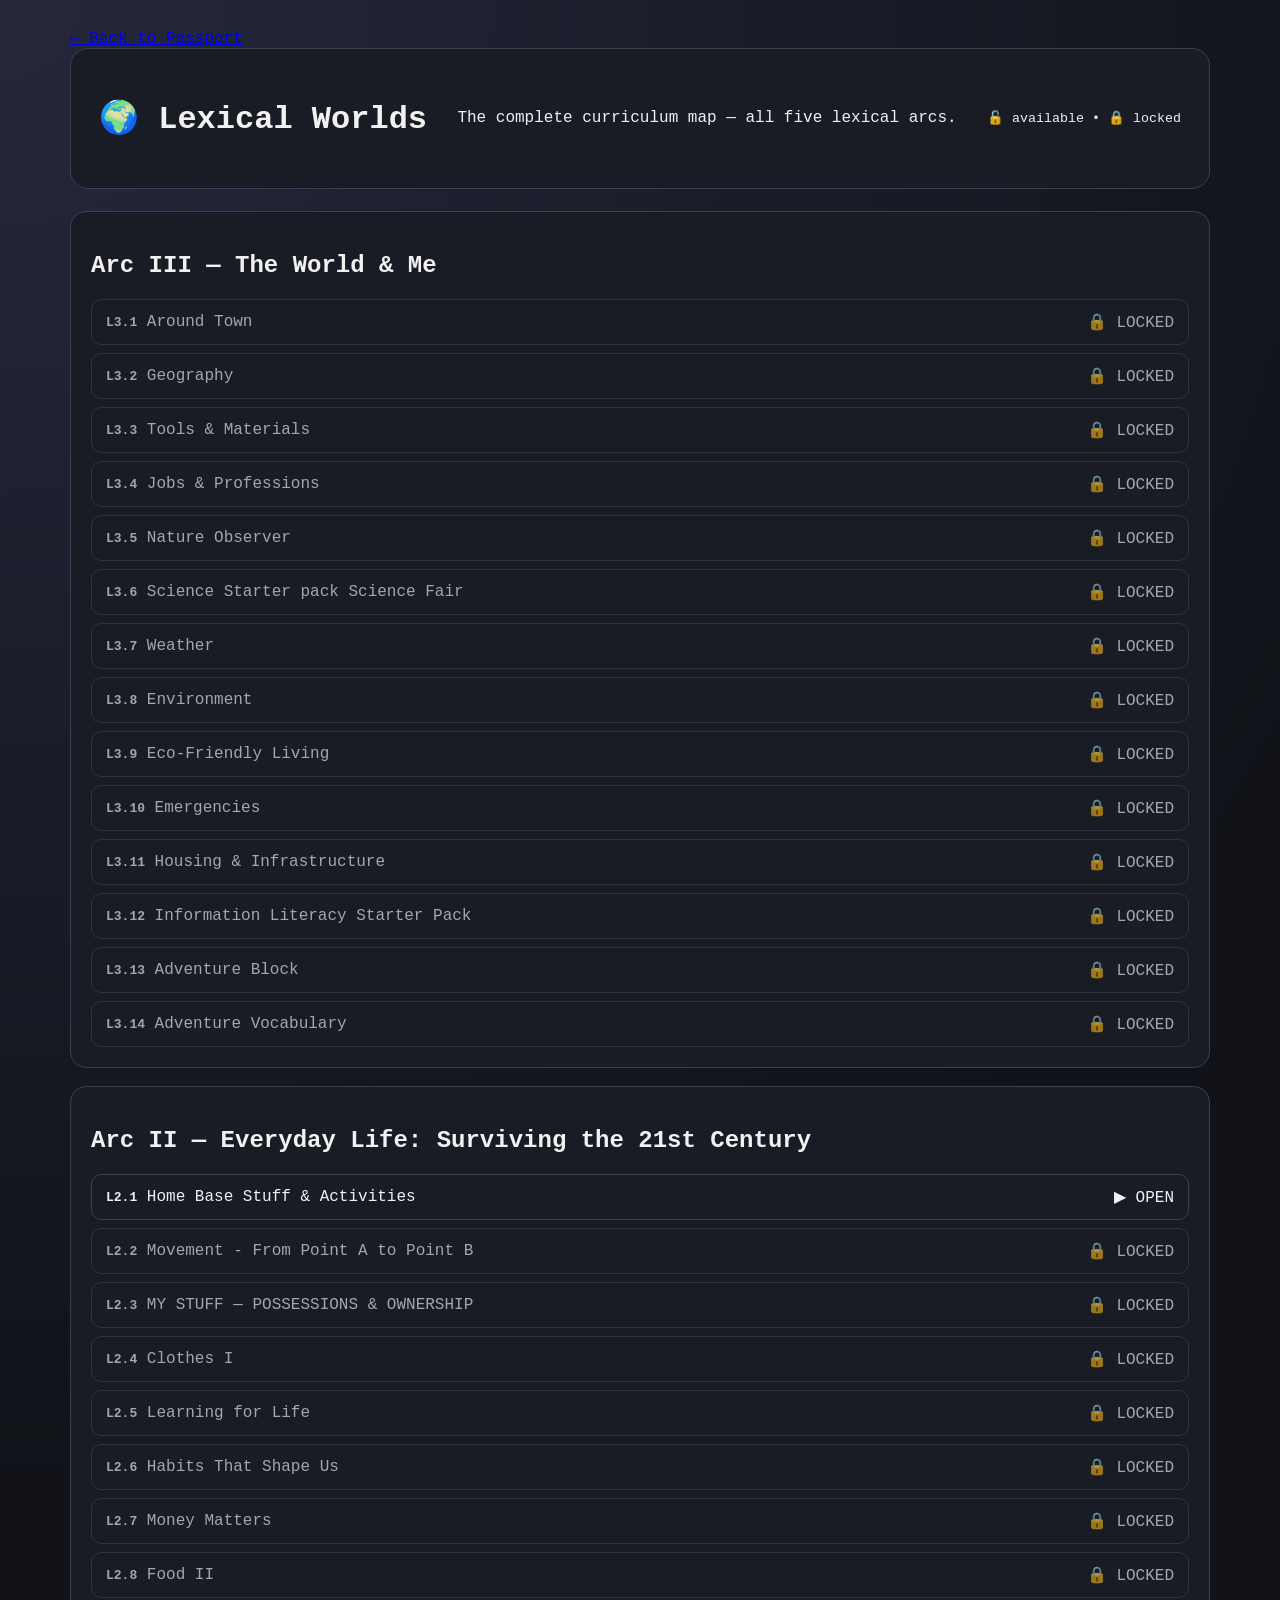
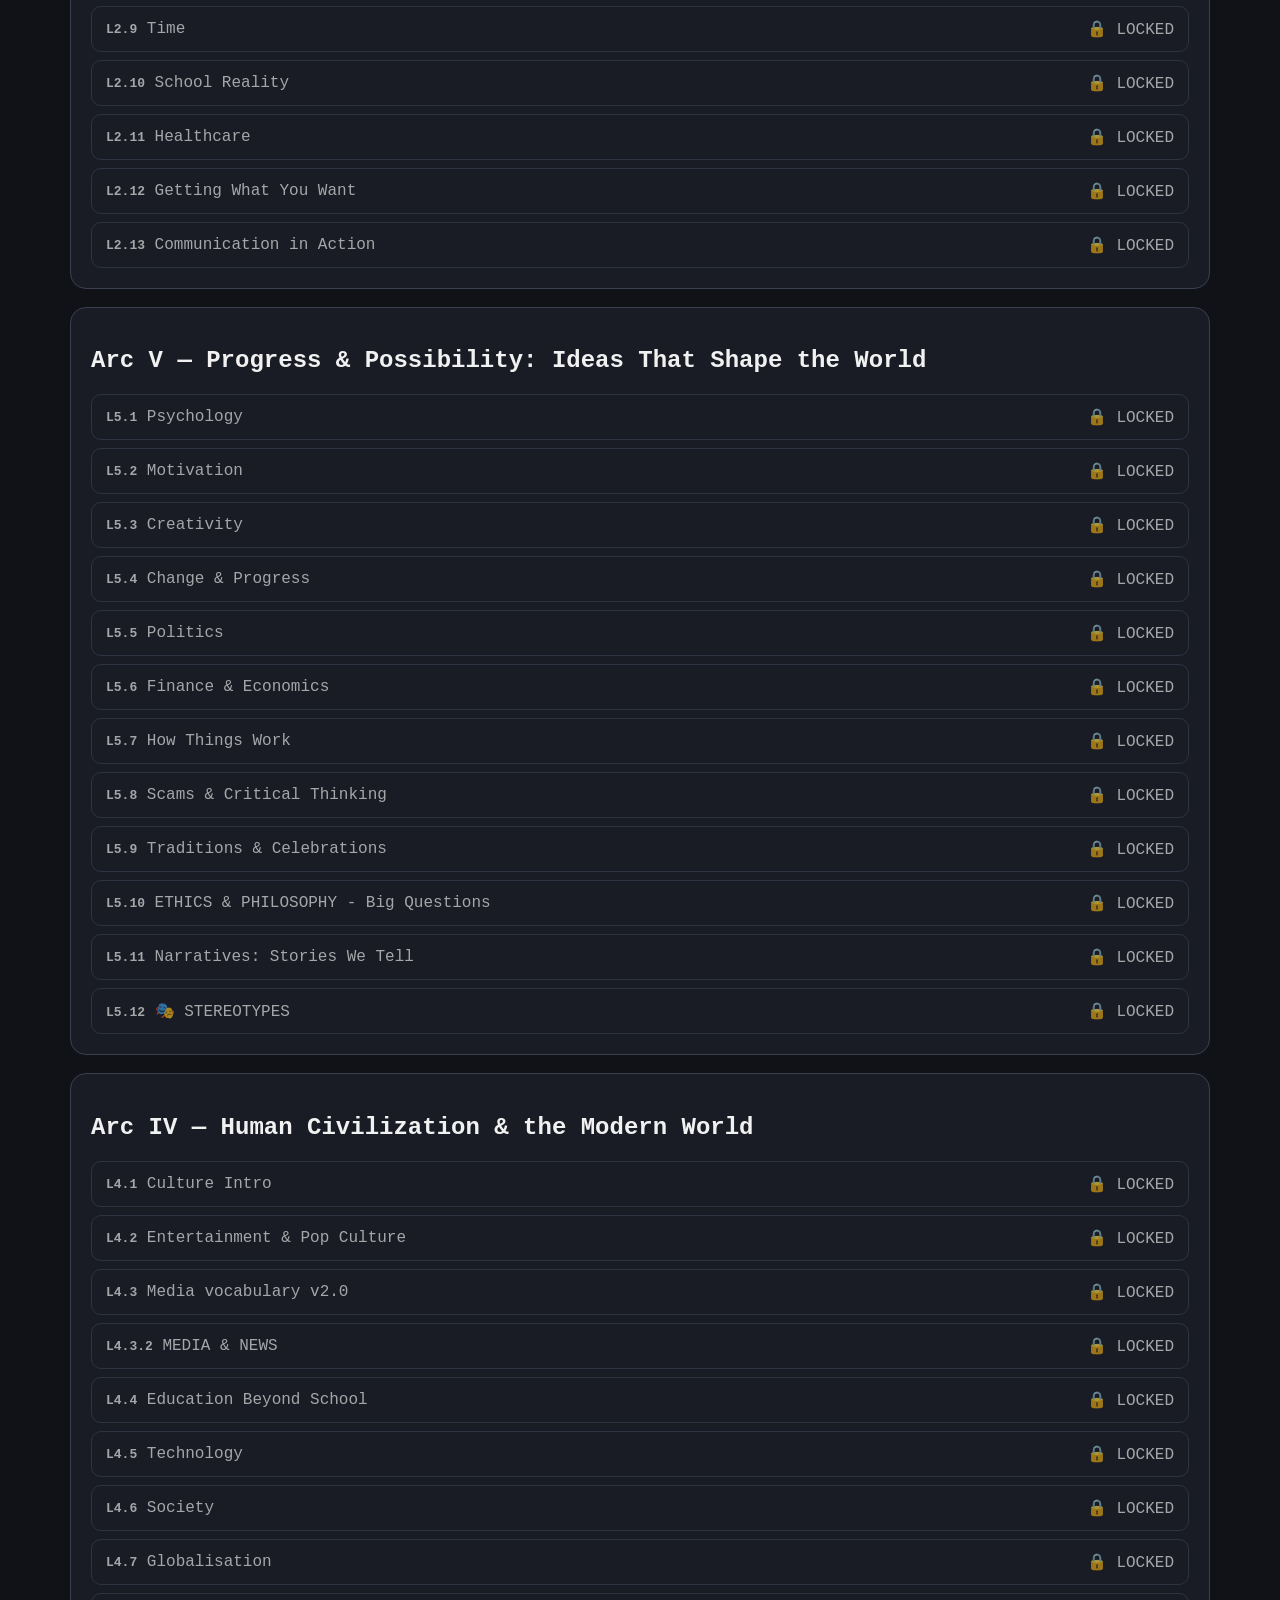
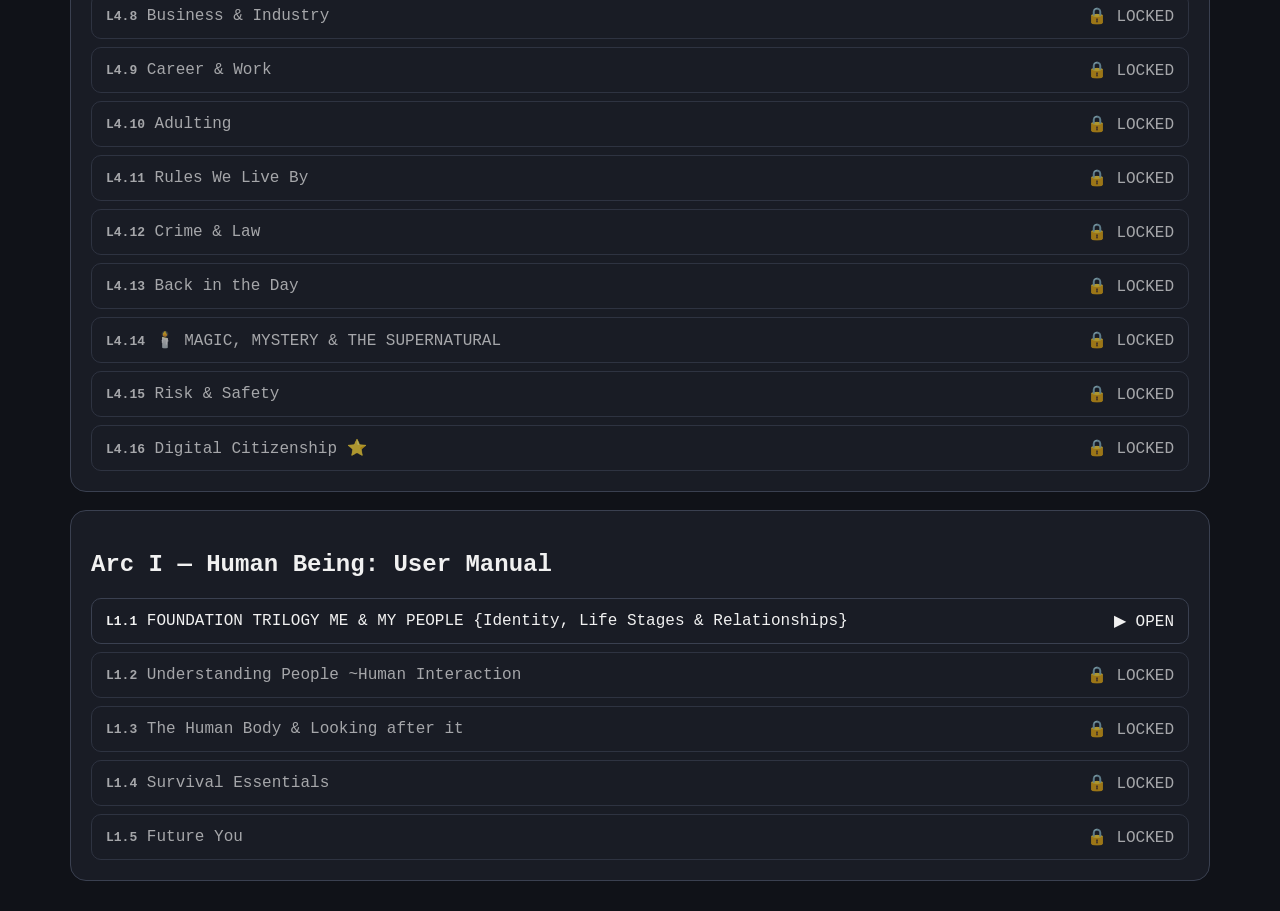
<file: maps/worlds.html>
<!doctype html><html lang="en"><head><meta charset="UTF-8"><meta name="viewport" content="width=device-width,initial-scale=1"><title>🌍 Lexical Worlds</title><link rel="stylesheet" href="../css/style.css"><style>body{max-width:1200px;margin:auto;padding:30px}.map-header{background:var(--panel,#191c25);border:1px solid var(--border,#3a4050);padding:28px;border-radius:18px;margin-bottom:22px}.map-grid{display:grid;gap:18px}.map-card{background:var(--panel,#191c25);border:1px solid var(--border,#3a4050);padding:20px;border-radius:16px}.module-list{display:grid;gap:8px}.module-list a,.module-list div{display:flex;justify-content:space-between;gap:15px;align-items:center;padding:12px 14px;border:1px solid var(--border,#3a4050);border-radius:10px;text-decoration:none;color:inherit}.locked{opacity:.65}strong{font-family:monospace}</style></head><body><a href="../Index.html">← Back to Passport</a><header class="map-header"><h1>🌍 Lexical Worlds</h1><p>The complete curriculum map — all five lexical arcs.</p><p><small>🔓 available • 🔒 locked</small></p></header><main class="map-grid"><section class="map-card"><h2>Arc III — The World &amp; Me</h2><div class="module-list"><div class="map-item locked"><span><strong>L3.1</strong> Around Town</span><span>🔒 LOCKED</span></div><div class="map-item locked"><span><strong>L3.2</strong> Geography</span><span>🔒 LOCKED</span></div><div class="map-item locked"><span><strong>L3.3</strong> Tools &amp; Materials</span><span>🔒 LOCKED</span></div><div class="map-item locked"><span><strong>L3.4</strong> Jobs &amp; Professions</span><span>🔒 LOCKED</span></div><div class="map-item locked"><span><strong>L3.5</strong> Nature Observer</span><span>🔒 LOCKED</span></div><div class="map-item locked"><span><strong>L3.6</strong> Science Starter pack Science Fair</span><span>🔒 LOCKED</span></div><div class="map-item locked"><span><strong>L3.7</strong> Weather</span><span>🔒 LOCKED</span></div><div class="map-item locked"><span><strong>L3.8</strong> Environment</span><span>🔒 LOCKED</span></div><div class="map-item locked"><span><strong>L3.9</strong> Eco-Friendly Living</span><span>🔒 LOCKED</span></div><div class="map-item locked"><span><strong>L3.10</strong> Emergencies</span><span>🔒 LOCKED</span></div><div class="map-item locked"><span><strong>L3.11</strong> Housing &amp; Infrastructure</span><span>🔒 LOCKED</span></div><div class="map-item locked"><span><strong>L3.12</strong> Information Literacy Starter Pack</span><span>🔒 LOCKED</span></div><div class="map-item locked"><span><strong>L3.13</strong> Adventure Block</span><span>🔒 LOCKED</span></div><div class="map-item locked"><span><strong>L3.14</strong> Adventure Vocabulary</span><span>🔒 LOCKED</span></div></div></section><section class="map-card"><h2>Arc II — Everyday Life: Surviving the 21st Century</h2><div class="module-list"><a class="map-item available" href="../modules/lexical/L2.1-home-base/index.html"><span><strong>L2.1</strong> Home Base Stuff &amp; Activities</span><span>▶ OPEN</span></a><div class="map-item locked"><span><strong>L2.2</strong> Movement - From Point A to Point B</span><span>🔒 LOCKED</span></div><div class="map-item locked"><span><strong>L2.3</strong> MY STUFF — POSSESSIONS &amp; OWNERSHIP</span><span>🔒 LOCKED</span></div><div class="map-item locked"><span><strong>L2.4</strong> Clothes I</span><span>🔒 LOCKED</span></div><div class="map-item locked"><span><strong>L2.5</strong> Learning for Life</span><span>🔒 LOCKED</span></div><div class="map-item locked"><span><strong>L2.6</strong> Habits That Shape Us</span><span>🔒 LOCKED</span></div><div class="map-item locked"><span><strong>L2.7</strong> Money Matters</span><span>🔒 LOCKED</span></div><div class="map-item locked"><span><strong>L2.8</strong> Food II</span><span>🔒 LOCKED</span></div><div class="map-item locked"><span><strong>L2.9</strong> Time</span><span>🔒 LOCKED</span></div><div class="map-item locked"><span><strong>L2.10</strong> School Reality</span><span>🔒 LOCKED</span></div><div class="map-item locked"><span><strong>L2.11</strong> Healthcare</span><span>🔒 LOCKED</span></div><div class="map-item locked"><span><strong>L2.12</strong> Getting What You Want</span><span>🔒 LOCKED</span></div><div class="map-item locked"><span><strong>L2.13</strong> Communication in Action</span><span>🔒 LOCKED</span></div></div></section><section class="map-card"><h2>Arc V — Progress &amp; Possibility: Ideas That Shape the World</h2><div class="module-list"><div class="map-item locked"><span><strong>L5.1</strong> Psychology</span><span>🔒 LOCKED</span></div><div class="map-item locked"><span><strong>L5.2</strong> Motivation</span><span>🔒 LOCKED</span></div><div class="map-item locked"><span><strong>L5.3</strong> Creativity</span><span>🔒 LOCKED</span></div><div class="map-item locked"><span><strong>L5.4</strong> Change &amp; Progress</span><span>🔒 LOCKED</span></div><div class="map-item locked"><span><strong>L5.5</strong> Politics</span><span>🔒 LOCKED</span></div><div class="map-item locked"><span><strong>L5.6</strong> Finance &amp; Economics</span><span>🔒 LOCKED</span></div><div class="map-item locked"><span><strong>L5.7</strong> How Things Work</span><span>🔒 LOCKED</span></div><div class="map-item locked"><span><strong>L5.8</strong> Scams &amp; Critical Thinking</span><span>🔒 LOCKED</span></div><div class="map-item locked"><span><strong>L5.9</strong> Traditions &amp; Celebrations</span><span>🔒 LOCKED</span></div><div class="map-item locked"><span><strong>L5.10</strong> ETHICS &amp; PHILOSOPHY - Big Questions</span><span>🔒 LOCKED</span></div><div class="map-item locked"><span><strong>L5.11</strong> Narratives: Stories We Tell</span><span>🔒 LOCKED</span></div><div class="map-item locked"><span><strong>L5.12</strong> 🎭 STEREOTYPES</span><span>🔒 LOCKED</span></div></div></section><section class="map-card"><h2>Arc IV — Human Civilization &amp; the Modern World</h2><div class="module-list"><div class="map-item locked"><span><strong>L4.1</strong> Culture Intro</span><span>🔒 LOCKED</span></div><div class="map-item locked"><span><strong>L4.2</strong> Entertainment &amp; Pop Culture</span><span>🔒 LOCKED</span></div><div class="map-item locked"><span><strong>L4.3</strong> Media vocabulary v2.0</span><span>🔒 LOCKED</span></div><div class="map-item locked"><span><strong>L4.3.2</strong> MEDIA &amp; NEWS</span><span>🔒 LOCKED</span></div><div class="map-item locked"><span><strong>L4.4</strong> Education Beyond School</span><span>🔒 LOCKED</span></div><div class="map-item locked"><span><strong>L4.5</strong> Technology</span><span>🔒 LOCKED</span></div><div class="map-item locked"><span><strong>L4.6</strong> Society</span><span>🔒 LOCKED</span></div><div class="map-item locked"><span><strong>L4.7</strong> Globalisation</span><span>🔒 LOCKED</span></div><div class="map-item locked"><span><strong>L4.8</strong> Business &amp; Industry</span><span>🔒 LOCKED</span></div><div class="map-item locked"><span><strong>L4.9</strong> Career &amp; Work</span><span>🔒 LOCKED</span></div><div class="map-item locked"><span><strong>L4.10</strong> Adulting</span><span>🔒 LOCKED</span></div><div class="map-item locked"><span><strong>L4.11</strong> Rules We Live By</span><span>🔒 LOCKED</span></div><div class="map-item locked"><span><strong>L4.12</strong> Crime &amp; Law</span><span>🔒 LOCKED</span></div><div class="map-item locked"><span><strong>L4.13</strong> Back in the Day</span><span>🔒 LOCKED</span></div><div class="map-item locked"><span><strong>L4.14</strong> 🕯️ MAGIC, MYSTERY &amp; THE SUPERNATURAL</span><span>🔒 LOCKED</span></div><div class="map-item locked"><span><strong>L4.15</strong> Risk &amp; Safety</span><span>🔒 LOCKED</span></div><div class="map-item locked"><span><strong>L4.16</strong> Digital Citizenship ⭐</span><span>🔒 LOCKED</span></div></div></section><section class="map-card"><h2>Arc I — Human Being: User Manual</h2><div class="module-list"><a class="map-item available" href="../modules/lexical/L1.1-foundation/index.html"><span><strong>L1.1</strong> FOUNDATION TRILOGY ME &amp; MY PEOPLE {Identity, Life Stages &amp; Relationships}</span><span>▶ OPEN</span></a><div class="map-item locked"><span><strong>L1.2</strong> Understanding People ~Human Interaction</span><span>🔒 LOCKED</span></div><div class="map-item locked"><span><strong>L1.3</strong> The Human Body &amp; Looking after it</span><span>🔒 LOCKED</span></div><div class="map-item locked"><span><strong>L1.4</strong> Survival Essentials</span><span>🔒 LOCKED</span></div><div class="map-item locked"><span><strong>L1.5</strong> Future You</span><span>🔒 LOCKED</span></div></div></section></main></body></html>
</file>
<file: css/style.css>
:root {
    --bg: #101218;
    --panel: #191c25;
    --panel-light: #222633;
    --border: #3a4050;
    --text: #f1f1f1;
    --muted: #a9afbd;
    --accent: #d7ff4f;
    --accent2: #ff79c6;
    --blue: #78dce8;
    --orange: #ffb86c;
    --green: #50fa7b;
    --red: #ff5555;
    --purple: #bd93f9;
    --shadow: 0 8px 30px rgba(0,0,0,0.35);
}

* {
    box-sizing: border-box;
}

body {
    margin: 0;
    background:
        radial-gradient(circle at top left, #24283a 0%, transparent 35%),
        var(--bg);
    color: var(--text);
    font-family: "Courier New", monospace;
    min-height: 100vh;
}

/* ---------------- HEADER ---------------- */

header {
    padding: 25px 35px;
    border-bottom: 2px solid var(--border);
    display: flex;
    justify-content: space-between;
    align-items: center;
    background: #0d0f14;
}

.logo {
    font-size: 1.6rem;
    font-weight: bold;
    color: var(--accent);
}

.system-status {
    font-size: 0.8rem;
    color: var(--green);
}

/* ---------------- MAIN ---------------- */

.container {
    max-width: 1450px;
    margin: auto;
    padding: 30px;
}

/* ---------------- TOP GRID ---------------- */

.top-grid {
    display: grid;
    grid-template-columns: 1fr 2fr;
    gap: 20px;
    margin-bottom: 20px;
}

.panel {
    background: var(--panel);
    border: 1px solid var(--border);
    border-radius: 10px;
    padding: 22px;
    box-shadow: var(--shadow);
}

.panel h2 {
    margin-top: 0;
    font-size: 1rem;
    color: var(--accent);
    letter-spacing: 1px;
}

.profile {
    display: flex;
    gap: 20px;
    align-items: center;
}

.avatar {
    width: 90px;
    height: 90px;
    border: 2px solid var(--accent);
    border-radius: 8px;
    display: flex;
    align-items: center;
    justify-content: center;
    font-size: 3rem;
    background: #11131a;
}

.profile-info h1 {
    margin: 0 0 8px;
    font-size: 1.5rem;
}

.rank {
    color: var(--accent2);
}

.stats {
    display: grid;
    grid-template-columns: repeat(3, 1fr);
    gap: 10px;
    margin-top: 20px;
}

.stat {
    background: var(--panel-light);
    padding: 10px;
    text-align: center;
    border-radius: 6px;
}

.stat-value {
    display: block;
    color: var(--accent);
    font-size: 1.2rem;
    margin-top: 5px;
}

/* ---------------- NEXT MOVES ---------------- */

.next-moves {
    display: grid;
    gap: 12px;
}

.move {
    background: var(--panel-light);
    border-left: 4px solid var(--accent);
    padding: 14px;
    border-radius: 5px;
    display: flex;
    justify-content: space-between;
    gap: 15px;
    align-items: center;
}

.move-title {
    font-weight: bold;
}

.move-meta {
    color: var(--muted);
    font-size: 0.8rem;
    margin-top: 5px;
}

button {
    background: var(--accent);
    border: none;
    padding: 9px 13px;
    font-family: inherit;
    font-weight: bold;
    cursor: pointer;
    border-radius: 5px;
}

button:hover {
    transform: translateY(-1px);
    opacity: 0.85;
}

/* ---------------- MESSAGES ---------------- */

.two-column {
    display: grid;
    grid-template-columns: 2fr 1fr;
    gap: 20px;
    margin-bottom: 20px;
}

.message {
    padding: 12px;
    margin-bottom: 10px;
    background: var(--panel-light);
    border-radius: 5px;
}

.message.warning {
    border-left: 4px solid var(--orange);
}

.message.success {
    border-left: 4px solid var(--green);
}

.message.info {
    border-left: 4px solid var(--blue);
}

/* ---------------- BADGES ---------------- */

.badges {
    display: flex;
    gap: 10px;
    flex-wrap: wrap;
}

.badge {
    width: 70px;
    height: 70px;
    background: var(--panel-light);
    border: 1px solid var(--border);
    border-radius: 8px;
    display: flex;
    align-items: center;
    justify-content: center;
    font-size: 1.8rem;
    position: relative;
}

.badge:hover {
    border-color: var(--accent);
}

.badge-count {
    margin-top: 10px;
    color: var(--muted);
    font-size: 0.8rem;
}

/* ---------------- STAMPS ---------------- */

.stamps {
    display: flex;
    gap: 10px;
    flex-wrap: wrap;
}

.stamp {
    border: 2px dashed var(--orange);
    padding: 10px;
    border-radius: 50%;
    width: 65px;
    height: 65px;
    display: flex;
    align-items: center;
    justify-content: center;
    text-align: center;
    font-size: 0.65rem;
    color: var(--orange);
}
/* ---------------- TARGET + ATTENTION ---------------- */

.target-grid {
    display: grid;
    grid-template-columns: 2fr 1fr;
    gap: 20px;
    margin-bottom: 20px;
}

.target {
    border: 1px solid var(--purple);
    background: #211c2e;
    padding: 18px;
    border-radius: 7px;
}

.attention {
    border: 1px solid var(--orange);
    background: #2b2117;
    padding: 18px;
    border-radius: 7px;
}

.attention-item {
    padding: 8px 0;
    border-bottom: 1px solid #4b3925;
}

/* ---------------- LEARNING MAP ---------------- */

.section-title {
    color: var(--accent);
    margin-bottom: 15px;
}

.learning-map {
    display: grid;
    grid-template-columns: repeat(3, 1fr);
    gap: 15px;
    margin-bottom: 20px;
}

.map-card {
    min-height: 180px;
    background: var(--panel-light);
    border: 1px solid var(--border);
    padding: 20px;
    border-radius: 8px;
}

.map-card h3 {
    margin-top: 0;
    color: var(--accent);
}

.map-item {
    padding: 7px 0;
    color: var(--muted);
}

.completed {
    color: var(--green);
}

.locked {
    color: #666b78;
}

/* ---------------- FOUNDATION + GRAMMAR ---------------- */

.foundation-grammar {
    display: grid;
    grid-template-columns: 1fr 1fr;
    gap: 20px;
    margin-bottom: 20px;
}

.progress-item {
    margin-bottom: 15px;
}

.progress-header {
    display: flex;
    justify-content: space-between;
    font-size: 0.85rem;
}

.progress-bar {
    height: 8px;
    background: #0e1015;
    margin-top: 6px;
    border-radius: 4px;
    overflow: hidden;
}

.progress-fill {
    height: 100%;
    background: var(--accent);
}

/* ---------------- SKILLS ---------------- */

.skills-grid {
    display: grid;
    grid-template-columns: repeat(3, 1fr);
    gap: 15px;
}

.skill-category {
    background: var(--panel-light);
    padding: 18px;
    border-radius: 7px;
}

.skill-category h3 {
    color: var(--blue);
    margin-top: 0;
}

.skill {
    padding: 8px 0;
    font-size: 0.85rem;
    border-bottom: 1px solid var(--border);
}

.skill span {
    display: block;
    color: var(--muted);
    font-size: 0.75rem;
    margin-top: 3px;
}

/* ---------------- LIBRARY ---------------- */

.library {
    margin-top: 20px;
}

.library-grid {
    display: grid;
    grid-template-columns: repeat(5, 1fr);
    gap: 12px;
}

.library-card {
    background: var(--panel-light);
    padding: 18px;
    border-radius: 7px;
    text-align: center;
    cursor: pointer;
    border: 1px solid transparent;
}

.library-card:hover {
    border-color: var(--accent);
    transform: translateY(-2px);
}

.library-icon {
    font-size: 2rem;
    display: block;
    margin-bottom: 10px;
}

.library-card small {
    color: var(--muted);
}

/* ---------------- I DON'T KNOW ---------------- */

.help-desk {
    margin-top: 20px;
    background: #171f2b;
    border: 2px solid var(--blue);
    padding: 25px;
    border-radius: 10px;
    text-align: center;
}

.help-options {
    display: flex;
    justify-content: center;
    gap: 10px;
    flex-wrap: wrap;
    margin-top: 15px;
}

.help-options button {
    background: var(--panel-light);
    color: var(--text);
    border: 1px solid var(--border);
}

/* ---------------- RESPONSIVE ---------------- */

@media (max-width: 1000px) {

    .top-grid,
    .two-column,
    .target-grid,
    .foundation-grammar {
        grid-template-columns: 1fr;
    }

    .learning-map,
    .skills-grid {
        grid-template-columns: 1fr 1fr;
    }

    .library-grid {
        grid-template-columns: repeat(3, 1fr);
    }
}

@media (max-width: 650px) {

    .container {
        padding: 15px;
    }

    header {
        padding: 20px;
    }

    .learning-map,
    .skills-grid,
    .library-grid {
        grid-template-columns: 1fr;
    }

    .profile {
        flex-direction: column;
        align-items: flex-start;
    }
}
/* ---------------- STUDENT PROFILE DATA ---------------- */

.profile-cefr {
    color: var(--muted);
    font-size: 0.7rem;
    margin-top: 8px;
}

.activity-stats {
    display: grid;
    grid-template-columns: repeat(3, 1fr);
    gap: 10px;
    margin-top: 15px;
    padding-top: 15px;
    border-top: 1px solid var(--border);
}

.activity-stats > div {
    background: var(--panel-light);
    padding: 8px;
    border-radius: 5px;
}

.activity-stats span {
    display: block;
    color: var(--muted);
    font-size: 0.65rem;
    margin-bottom: 4px;
}

.activity-stats strong {
    display: block;
    color: var(--text);
    font-size: 0.8rem;
}
/* ---------------- BETA LOCK STATES ---------------- */
.beta-locked {
  position: relative;
  opacity: 0.62;
}

.beta-locked::after {
  content: "🔒 BETA — NOT ACTIVE YET";
  position: absolute;
  top: 12px;
  right: 12px;
  font-size: 0.65rem;
  color: var(--muted);
  border: 1px solid var(--border);
  background: var(--panel);
  padding: 5px 7px;
  border-radius: 4px;
}

button.locked-button {
  cursor: not-allowed;
  opacity: 0.5;
}

.move-actions {
  display: flex;
  gap: 8px;
  flex-wrap: wrap;
  justify-content: flex-end;
}
</file>
